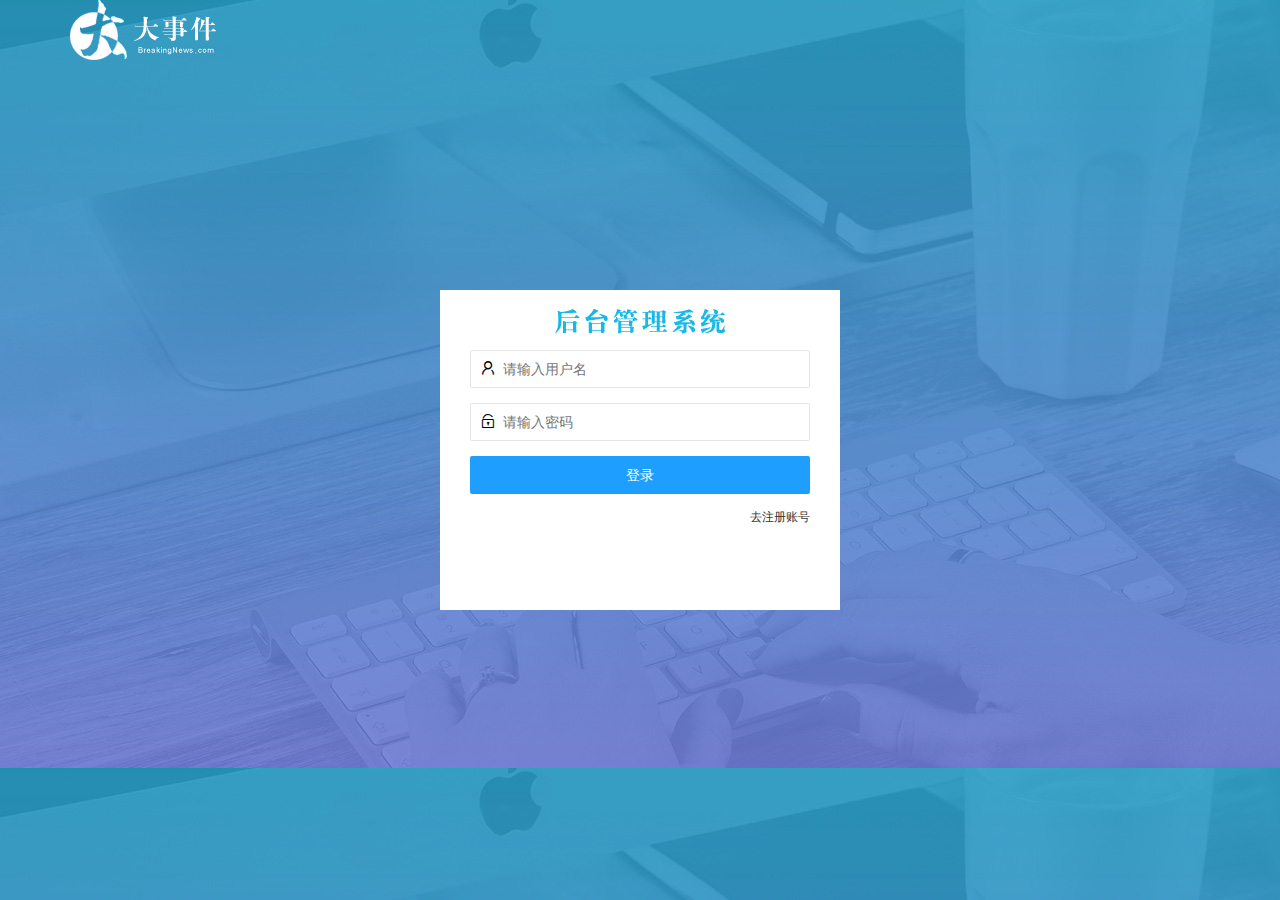
<file: login.html>
<!DOCTYPE html>
<html lang="en">
<head>
    <meta charset="UTF-8">
    <meta http-equiv="X-UA-Compatible" content="IE=edge">
    <meta name="viewport" content="width=device-width, initial-scale=1.0">
    <title>登录页面</title>
    <link rel="stylesheet" href="/assets/lib/layui/css/layui.css">
    <link rel="stylesheet" href="/assets/css/login.css">
</head>
<body>
    <div class="layui-main">
        <img src="/assets/images/logo.png" alt="">
    </div>
    <div class="title-box">
        <h4>
            <img src="/assets/images/login_title.png" alt="">
        </h4>
        <!-- 登录区域 -->
        <div class="login-box">
            <!-- 登录的表单 -->
            <form class="layui-form" id="form_login">
                <!-- 用户名 -->
                <div class="layui-form-item">
                    <i class="layui-icon layui-icon-username"></i> 
                    <input type="text" name="username" required  lay-verify="required" placeholder="请输入用户名" autocomplete="off" class="layui-input">
                </div>
                <!-- 密码 -->
                <div class="layui-form-item">
                    <i class="layui-icon layui-icon-password"></i> 
                    <input type="password" name="password" required  lay-verify="required|pwd" placeholder="请输入密码" autocomplete="off" class="layui-input">
                </div>
                <!-- 登录按钮 -->
                <div class="layui-form-item">
                <!-- 注意:表单提交按钮和普通按钮的区别,就是 lay-submit 属性 -->
                    <button class="layui-btn layui-btn-fluid  layui-btn-normal" lay-submit>登录</button>
                </div>
                <div class="layui-form-item links">
                    <a href="javascript:;" id="link_reg">去注册账号</a>
                </div>
            </form>
            
        </div>
        <!-- 注册区域 -->
        <div class="reg_box">
            <!-- 注册的表单 -->
            <form class="layui-form" id="form_reg">
                <!-- 用户名 -->
                <div class="layui-form-item">
                    <i class="layui-icon layui-icon-username"></i> 
                    <input type="text" name="username" required  lay-verify="required" placeholder="请输入用户名" autocomplete="off" class="layui-input">
                </div>
                <!-- 密码 -->
                <div class="layui-form-item">
                    <i class="layui-icon layui-icon-password"></i> 
                    <input type="password" name="password" required  lay-verify="required|pwd" placeholder="请输入密码" autocomplete="off" class="layui-input">
                </div>
                <!-- 确认密码 -->
                <div class="layui-form-item">
                    <i class="layui-icon layui-icon-password"></i> 
                    <input type="password" name="repassword" required  lay-verify="required|pwd|repwd" placeholder="再次确认密码" autocomplete="off" class="layui-input">
                </div>
                <!-- 登录按钮 -->
                <div class="layui-form-item">
                <!-- 注意:表单提交按钮和普通按钮的区别,就是 lay-submit 属性 -->
                    <button class="layui-btn layui-btn-fluid  layui-btn-normal" lay-submit>注册</button>
                </div>
                <div class="layui-form-item links">
                    <a href="javascript:;" id="link_login">去登录</a>
                </div>
            </form>
        </div>
    </div>

    <script src="/assets/lib/layui/layui.all.js"></script>
    <script src="/assets/lib/jquery.js"></script>
    <script src="/assets/js/baseAPI.js"></script>
    <script src="/assets/js/login.js"></script>
</body>
</html>
</file>
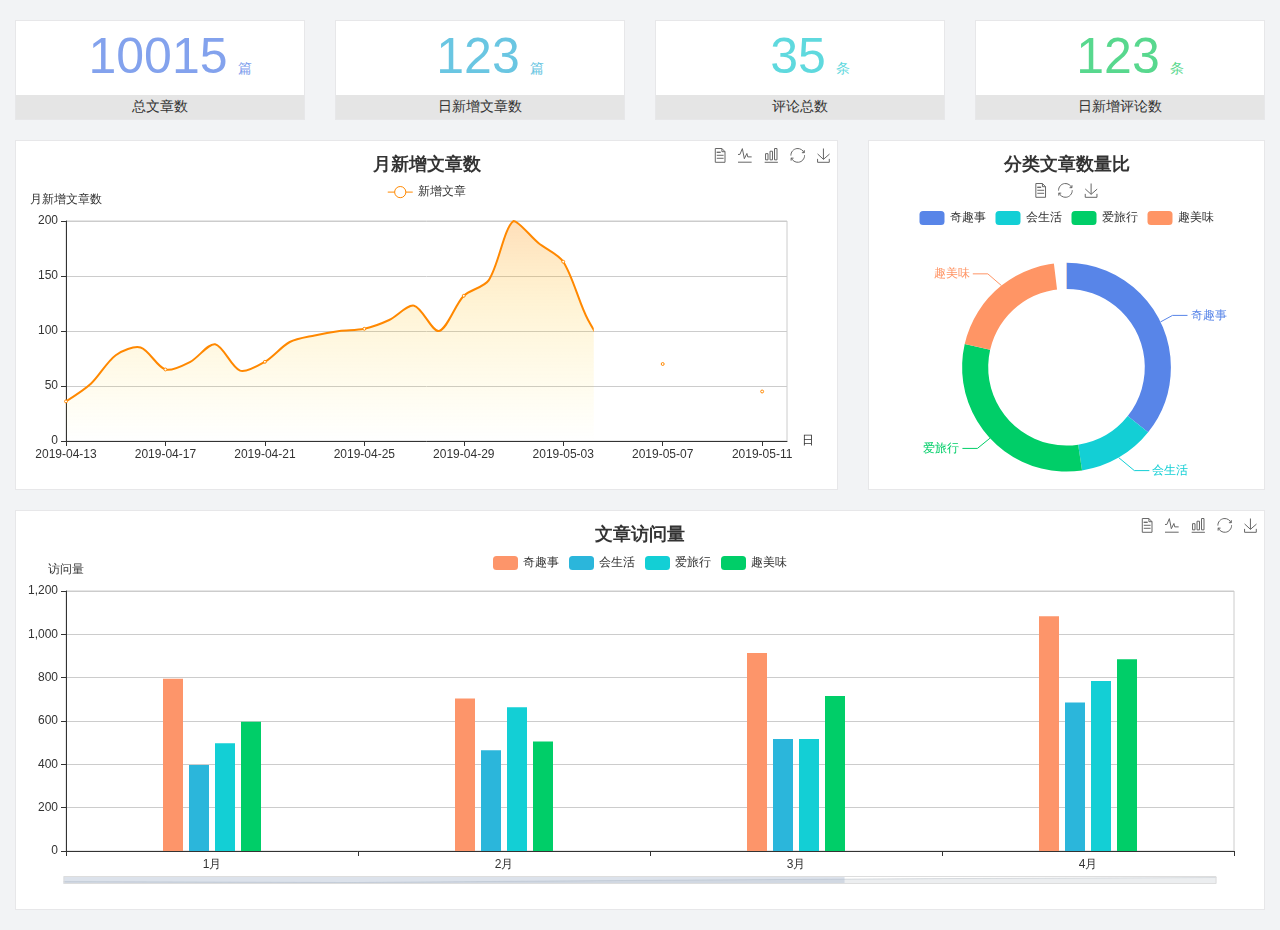
<file: home/dashboard.html>
<!DOCTYPE html>
<html lang="en">

<head>
  <meta charset="UTF-8">
  <meta name="viewport" content="width=device-width, initial-scale=1.0">
  <meta http-equiv="X-UA-Compatible" content="ie=edge">
  <title>图表统计</title>
  <link rel="stylesheet" href="../../assets/lib/bootstrap.css" />
  <link rel="stylesheet" href="../../assets/lib/main.css" />
  <script src="../../assets/lib/jquery.js"></script>
  <script type="text/javascript" src="../../assets/lib/echarts.min.js"></script>
</head>

<body>
  <div class="container-fluid">
    <div class="row spannel_list">
      <div class="col-sm-3 col-xs-6">
        <div class="spannel">
          <em>10015</em><span>篇</span>
          <b>总文章数</b>
        </div>
      </div>
      <div class="col-sm-3 col-xs-6">
        <div class="spannel scolor01">
          <em>123</em><span>篇</span>
          <b>日新增文章数</b>
        </div>
      </div>
      <div class="col-sm-3 col-xs-6">
        <div class="spannel scolor02">
          <em>35</em><span>条</span>
          <b>评论总数</b>
        </div>
      </div>
      <div class="col-sm-3 col-xs-6">
        <div class="spannel scolor03">
          <em>123</em><span>条</span>
          <b>日新增评论数</b>
        </div>
      </div>
    </div>
  </div>

  <div class="container-fluid">
    <div class="row curve-pie">
      <div class="col-lg-8 col-md-8">
        <div class="gragh_pannel" id="curve_show"></div>
      </div>
      <div class="col-lg-4 col-md-4">
        <div class="gragh_pannel" id="pie_show"></div>
      </div>
    </div>
  </div>

  <div class="container-fluid">
    <div class="column_pannel" id="column_show"></div>
  </div>

  <script>
    var oChart = echarts.init(document.getElementById('curve_show'));
    var aList_all = [
      { 'count': 36, 'date': '2019-04-13' },
      { 'count': 52, 'date': '2019-04-14' },
      { 'count': 78, 'date': '2019-04-15' },
      { 'count': 85, 'date': '2019-04-16' },
      { 'count': 65, 'date': '2019-04-17' },
      { 'count': 72, 'date': '2019-04-18' },
      { 'count': 88, 'date': '2019-04-19' },
      { 'count': 64, 'date': '2019-04-20' },
      { 'count': 72, 'date': '2019-04-21' },
      { 'count': 90, 'date': '2019-04-22' },
      { 'count': 96, 'date': '2019-04-23' },
      { 'count': 100, 'date': '2019-04-24' },
      { 'count': 102, 'date': '2019-04-25' },
      { 'count': 110, 'date': '2019-04-26' },
      { 'count': 123, 'date': '2019-04-27' },
      { 'count': 100, 'date': '2019-04-28' },
      { 'count': 132, 'date': '2019-04-29' },
      { 'count': 146, 'date': '2019-04-30' },
      { 'count': 200, 'date': '2019-05-01' },
      { 'count': 180, 'date': '2019-05-02' },
      { 'count': 163, 'date': '2019-05-03' },
      { 'count': 110, 'date': '2019-05-04' },
      { 'count': 80, 'date': '2019-05-05' },
      { 'count': 82, 'date': '2019-05-06' },
      { 'count': 70, 'date': '2019-05-07' },
      { 'count': 65, 'date': '2019-05-08' },
      { 'count': 54, 'date': '2019-05-09' },
      { 'count': 40, 'date': '2019-05-10' },
      { 'count': 45, 'date': '2019-05-11' },
      { 'count': 38, 'date': '2019-05-12' },
    ];

    let aCount = [];
    let aDate = [];

    for (var i = 0; i < aList_all.length; i++) {
      aCount.push(aList_all[i].count);
      aDate.push(aList_all[i].date);
    }

    var chartopt = {
      title: {
        text: '月新增文章数',
        left: 'center',
        top: '10'
      },
      tooltip: {
        trigger: 'axis'
      },
      legend: {
        data: ['新增文章'],
        top: '40'
      },
      toolbox: {
        show: true,
        feature: {
          mark: { show: true },
          dataView: { show: true, readOnly: false },
          magicType: { show: true, type: ['line', 'bar'] },
          restore: { show: true },
          saveAsImage: { show: true }
        }
      },
      calculable: true,
      xAxis: [
        {
          name: '日',
          type: 'category',
          boundaryGap: false,
          data: aDate
        }
      ],
      yAxis: [
        {
          name: '月新增文章数',
          type: 'value'
        }
      ],
      series: [
        {
          name: '新增文章',
          type: 'line',
          smooth: true,
          itemStyle: { normal: { areaStyle: { type: 'default' }, color: '#f80' }, lineStyle: { color: '#f80' } },
          data: aCount
        }],
      areaStyle: {
        normal: {
          color: new echarts.graphic.LinearGradient(0, 0, 0, 1, [{
            offset: 0,
            color: 'rgba(255,136,0,0.39)'
          }, {
            offset: .34,
            color: 'rgba(255,180,0,0.25)'
          }, {
            offset: 1,
            color: 'rgba(255,222,0,0.00)'
          }])

        }
      },
      grid: {
        show: true,
        x: 50,
        x2: 50,
        y: 80,
        height: 220
      }
    };

    oChart.setOption(chartopt);


    var oPie = echarts.init(document.getElementById('pie_show'));
    var oPieopt =
    {
      title: {
        top: 10,
        text: '分类文章数量比',
        x: 'center'
      },
      tooltip: {
        trigger: 'item',
        formatter: "{a} <br/>{b} : {c} ({d}%)"
      },
      color: ['#5885e8', '#13cfd5', '#00ce68', '#ff9565'],
      legend: {
        x: 'center',
        top: 65,
        data: ['奇趣事', '会生活', '爱旅行', '趣美味']
      },
      toolbox: {
        show: true,
        x: 'center',
        top: 35,
        feature: {
          mark: { show: true },
          dataView: { show: true, readOnly: false },
          magicType: {
            show: true,
            type: ['pie', 'funnel'],
            option: {
              funnel: {
                x: '25%',
                width: '50%',
                funnelAlign: 'left',
                max: 1548
              }
            }
          },
          restore: { show: true },
          saveAsImage: { show: true }
        }
      },
      calculable: true,
      series: [
        {
          name: '访问来源',
          type: 'pie',
          radius: ['45%', '60%'],
          center: ['50%', '65%'],
          data: [
            { value: 300, name: '奇趣事' },
            { value: 100, name: '会生活' },
            { value: 260, name: '爱旅行' },
            { value: 180, name: '趣美味' }
          ]
        }
      ]
    };
    oPie.setOption(oPieopt);



    var oColumn = this.echarts.init(document.getElementById('column_show'));
    var oColumnopt =
    {
      title: {
        text: '文章访问量',
        left: 'center',
        top: '10'
      },
      tooltip: {
        trigger: 'axis'
      },
      legend: {
        data: ['奇趣事', '会生活', '爱旅行', '趣美味'],
        top: '40'
      },
      toolbox: {
        show: true,
        feature: {
          mark: { show: true },
          dataView: { show: true, readOnly: false },
          magicType: { show: true, type: ['line', 'bar'] },
          restore: { show: true },
          saveAsImage: { show: true }
        }
      },
      calculable: true,
      xAxis: [
        {
          type: 'category',
          data: ['1月', '2月', '3月', '4月', '5月']
        }
      ],
      yAxis: [
        {
          name: '访问量',
          type: 'value'
        }
      ],
      series: [
        {
          name: '奇趣事',
          type: 'bar',
          barWidth: 20,
          itemStyle: {
            normal: { areaStyle: { type: 'default' }, color: '#fd956a' }
          },
          data: [800, 708, 920, 1090, 1200]
        },
        {
          name: '会生活',
          type: 'bar',
          barWidth: 20,
          itemStyle: {
            normal: { areaStyle: { type: 'default' }, color: '#2bb6db' }
          },
          data: [400, 468, 520, 690, 800]
        },
        {
          name: '爱旅行',
          type: 'bar',
          barWidth: 20,
          itemStyle: {
            normal: { areaStyle: { type: 'default' }, color: '#13cfd5' }
          },
          data: [500, 668, 520, 790, 900]
        },
        {
          name: '趣美味',
          type: 'bar',
          barWidth: 20,
          itemStyle: {
            normal: { areaStyle: { type: 'default' }, color: '#00ce68' }
          },
          data: [600, 508, 720, 890, 1000]
        }
      ],
      grid: {
        show: true,
        x: 50,
        x2: 30,
        y: 80,
        height: 260
      },
      dataZoom: [//给x轴设置滚动条
        {
          start: 0,//默认为0
          end: 100 - 1000 / 31,//默认为100
          type: 'slider',
          show: true,
          xAxisIndex: [0],
          handleSize: 0,//滑动条的 左右2个滑动条的大小
          height: 8,//组件高度
          left: 45, //左边的距离
          right: 50,//右边的距离
          bottom: 26,//右边的距离
          handleColor: '#ddd',//h滑动图标的颜色
          handleStyle: {
            borderColor: "#cacaca",
            borderWidth: "1",
            shadowBlur: 2,
            background: "#ddd",
            shadowColor: "#ddd",
          }
        }]
    };
    oColumn.setOption(oColumnopt);
  </script>
</body>

</html>
</file>
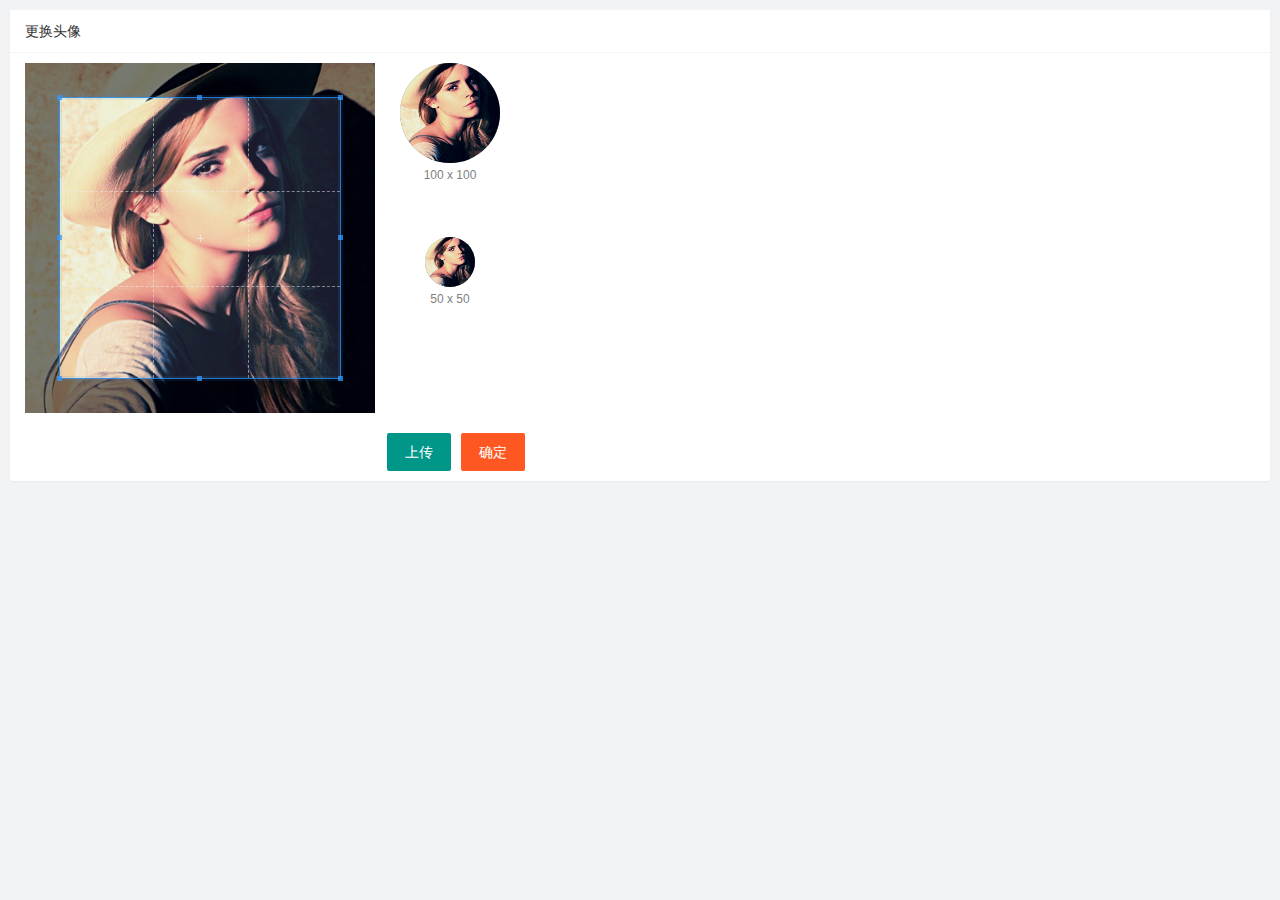
<file: user/user_avatar.html>
<!DOCTYPE html>
<html lang="en">

<head>
    <meta charset="UTF-8">
    <meta http-equiv="X-UA-Compatible" content="IE=edge">
    <meta name="viewport" content="width=device-width, initial-scale=1.0">
    <title>Document</title>
    <link rel="stylesheet" href="/assets/lib/layui/css/layui.css">
    <link rel="stylesheet" href="/assets/css/user/user_avatar.css">
    <link rel="stylesheet" href="/assets/lib/cropper/cropper.css" />
</head>

<body>
    <div class="layui-card">
        <div class="layui-card-header">更换头像</div>
        <div class="layui-card-body">
            <!-- 第一行的图片裁剪和预览区域 -->
            <div class="row1">
                <!-- 图片裁剪区域 -->
                <div class="cropper-box">
                    <!-- 这个 img 标签很重要，将来会把它初始化为裁剪区域 -->
                    <img id="image" src="/assets/images/sample.jpg" />
                </div>
                <!-- 图片的预览区域 -->
                <div class="preview-box">
                    <div>
                        <!-- 宽高为 100px 的预览区域 -->
                        <div class="img-preview w100"></div>
                        <p class="size">100 x 100</p>
                    </div>
                    <div>
                        <!-- 宽高为 50px 的预览区域 -->
                        <div class="img-preview w50"></div>
                        <p class="size">50 x 50</p>
                    </div>
                </div>
            </div>

            <!-- 第二行的按钮区域 -->
            <div class="row2">
                <input type="file" id="file" accept="image/png,image/jpeg,image/gif"/>
                <button type="button" class="layui-btn" id="btnInput">上传</button>
                <button type="button" class="layui-btn layui-btn-danger" id="btnUpload">确定</button>
            </div>
        </div>
    </div>


    <script src="/assets/lib/layui/layui.all.js"></script>
    <script src="/assets/lib/jquery.js"></script>
    <script src="/assets/lib/cropper/Cropper.js"></script>
    <script src="/assets/lib/cropper/jquery-cropper.js"></script>
    <script src="/assets/js/baseAPI.js"></script>
    <script src="/assets/js/user/user_avatar.js"></script>
</body>

</html>
</file>
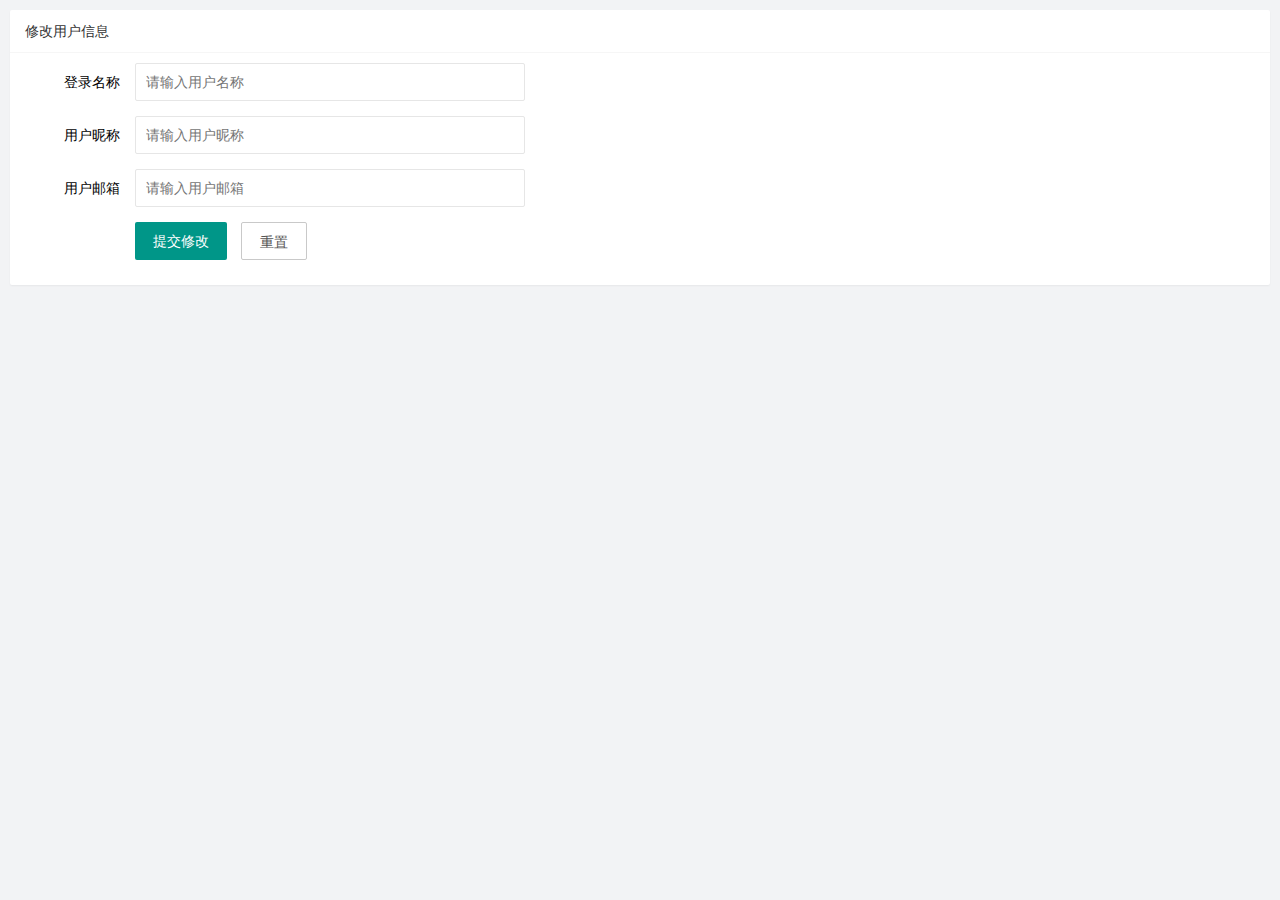
<file: user/user_info.html>
<!DOCTYPE html>
<html lang="en">

<head>
  <meta charset="UTF-8">
  <meta http-equiv="X-UA-Compatible" content="IE=edge">
  <meta name="viewport" content="width=device-width, initial-scale=1.0">
  <title>Document</title>
  <link rel="stylesheet" href="/assets/lib/layui/css/layui.css">
  <link rel="stylesheet" href="/assets/css/user/user_info.css">
</head>

<body>

  <div class="layui-card">
    <div class="layui-card-header">修改用户信息</div>
    <div class="layui-card-body">
      <form class="layui-form" lay-filter="formUserInfo">
        <!-- 这是隐藏域 -->
        <input type="hidden" name="id" value=""/>
        <div class="layui-form-item">
          <label class="layui-form-label">登录名称</label>
          <div class="layui-input-block">
            <input type="text" name="username" required  lay-verify="required" placeholder="请输入用户名称" autocomplete="off" class="layui-input" readonly>
          </div>
        </div>
        <div class="layui-form-item">
          <label class="layui-form-label">用户昵称</label>
          <div class="layui-input-block">
            <!-- maxlength 属性设置输入框输入的字符长度 -->
            <input type="text" name="nickname" required  lay-verify="required|nickname" placeholder="请输入用户昵称" autocomplete="off" class="layui-input" maxlength="6">
          </div>
        </div>
        <div class="layui-form-item">
          <label class="layui-form-label">用户邮箱</label>
          <div class="layui-input-block">
            <input type="text" name="email" required  lay-verify="required|email" placeholder="请输入用户邮箱" autocomplete="off" class="layui-input">
          </div>
        </div>
        <div class="layui-form-item">
          <div class="layui-input-block">
            <!-- lay-submit  -->
            <button class="layui-btn" lay-submit lay-filter="formDemo" >提交修改</button>
            <!-- type="reset" 可以将整个表单进行清空 路由器: reset 按钮 -->
            <button type="reset" class="layui-btn layui-btn-primary" id="btnRest">重置</button>
          </div>
        </div>
      </form>
    </div>
  </div>



  <script src="/assets/lib/layui/layui.all.js"></script>
  <script src="/assets/lib/jquery.js"></script>
  <script src="/assets/js/baseAPI.js"></script>
  <script src="/assets/js/user/user_info.js"></script>
</body>

</html>
</file>
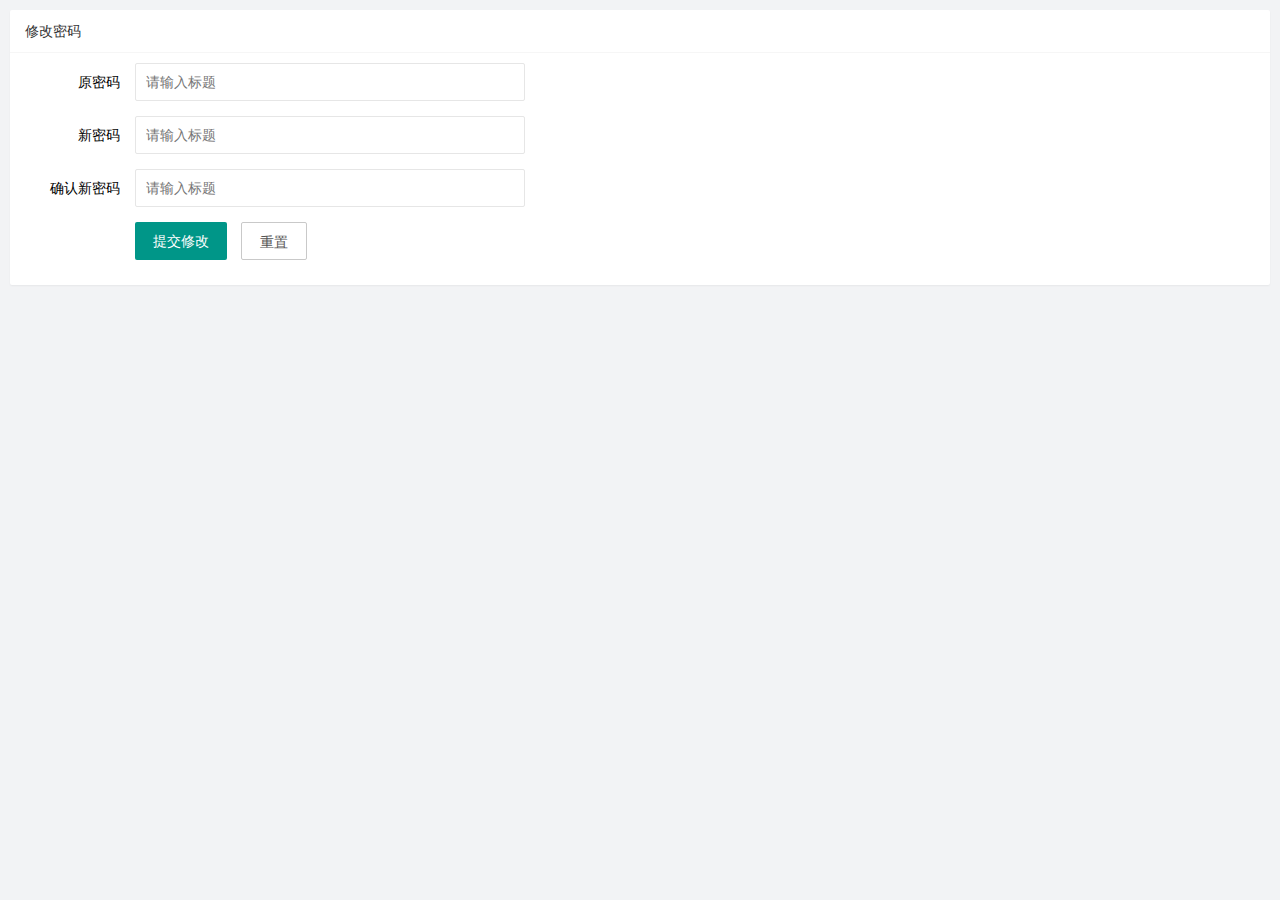
<file: user/user_pwd.html>
<!DOCTYPE html>
<html lang="en">

<head>
    <meta charset="UTF-8">
    <meta http-equiv="X-UA-Compatible" content="IE=edge">
    <meta name="viewport" content="width=device-width, initial-scale=1.0">
    <title>Document</title>
    <link rel="stylesheet" href="/assets/lib/layui/css/layui.css">
  <link rel="stylesheet" href="/assets/css/user/user_pwd.css">
</head>

<body>
    <div class="layui-card">
        <div class="layui-card-header">修改密码</div>
        <div class="layui-card-body">
            <form class="layui-form" action="">
                <div class="layui-form-item">
                    <label class="layui-form-label">原密码</label>
                    <div class="layui-input-block">
                        <input type="password" name="old_pwd" required lay-verify="required|pwd" placeholder="请输入标题"
                            autocomplete="off" class="layui-input">
                    </div>
                </div>
                <div class="layui-form-item">
                    <label class="layui-form-label">新密码</label>
                    <div class="layui-input-block">
                        <input type="password" name="new_pwd" required lay-verify="required|pwd|samePwd" placeholder="请输入标题"
                            autocomplete="off" class="layui-input">
                    </div>
                </div>
                <div class="layui-form-item">
                    <label class="layui-form-label">确认新密码</label>
                    <div class="layui-input-block">
                        <input type="password" name="re_pwd" required lay-verify="required|pwd|rePwd" placeholder="请输入标题"
                            autocomplete="off" class="layui-input">
                    </div>
                </div>
                <div class="layui-form-item">
                    <div class="layui-input-block">
                      <!-- lay-submit  -->
                      <button class="layui-btn" lay-submit lay-filter="formDemo" >提交修改</button>
                      <!-- type="reset" 可以将整个表单进行清空 路由器: reset 按钮 -->
                      <button type="reset" class="layui-btn layui-btn-primary" id="btnRest">重置</button>
                    </div>
                  </div>
            </form>
        </div>
    </div>
    <script src="/assets/lib/layui/layui.all.js"></script>
  <script src="/assets/lib/jquery.js"></script>
  <script src="/assets/js/baseAPI.js"></script>
  <script src="/assets/js/user/user_pwd.js"></script>
</body>

</html>
</file>
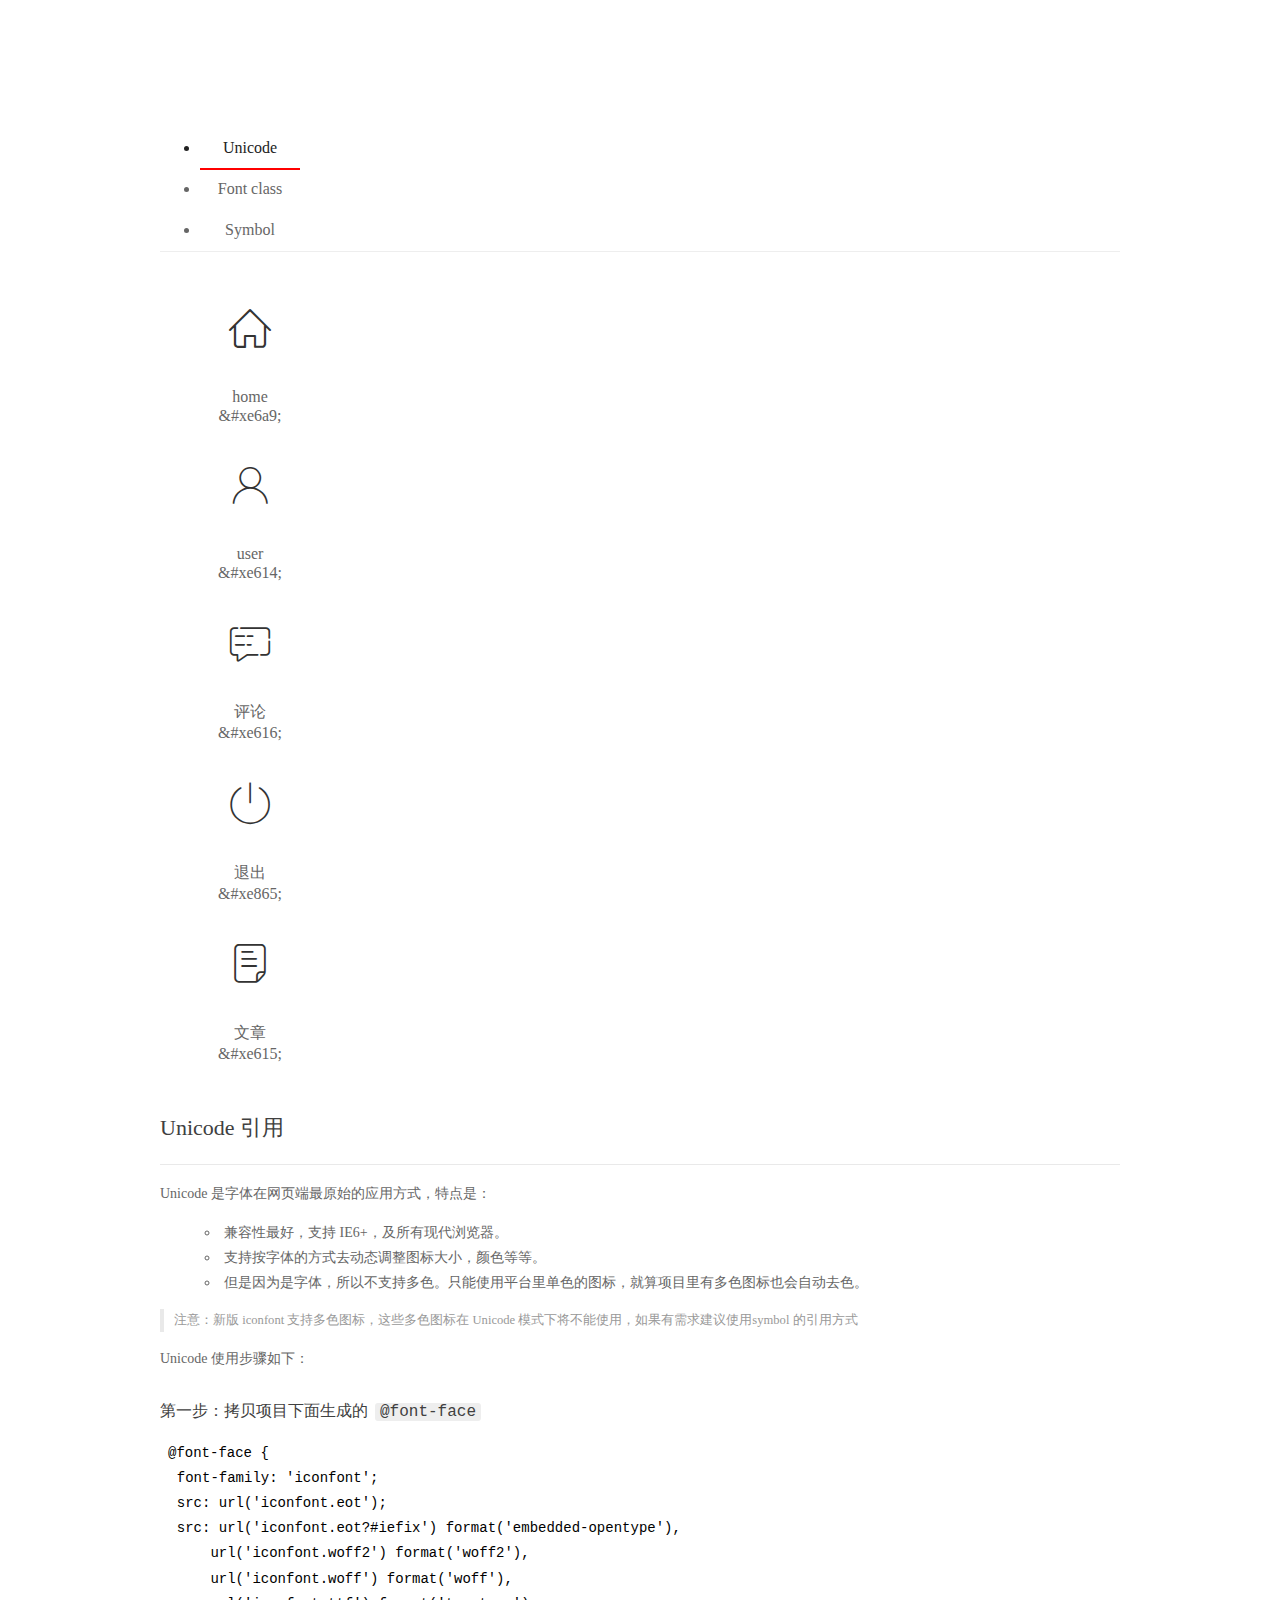
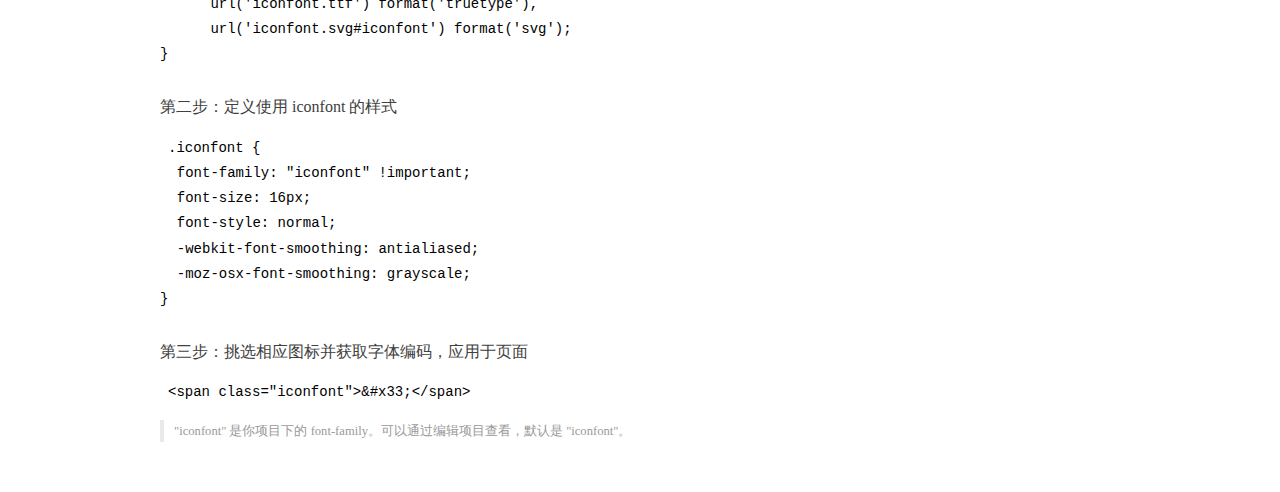
<file: assets/fonts/demo_index.html>
<!DOCTYPE html>
<html>
<head>
  <meta charset="utf-8"/>
  <title>IconFont Demo</title>
  <link rel="shortcut icon" href="https://gtms04.alicdn.com/tps/i4/TB1_oz6GVXXXXaFXpXXJDFnIXXX-64-64.ico" type="image/x-icon"/>
  <link rel="stylesheet" href="https://g.alicdn.com/thx/cube/1.3.2/cube.min.css">
  <link rel="stylesheet" href="demo.css">
  <link rel="stylesheet" href="iconfont.css">
  <script src="iconfont.js"></script>
  <!-- jQuery -->
  <script src="https://a1.alicdn.com/oss/uploads/2018/12/26/7bfddb60-08e8-11e9-9b04-53e73bb6408b.js"></script>
  <!-- 代码高亮 -->
  <script src="https://a1.alicdn.com/oss/uploads/2018/12/26/a3f714d0-08e6-11e9-8a15-ebf944d7534c.js"></script>
</head>
<body>
  <div class="main">
    <h1 class="logo"><a href="https://www.iconfont.cn/" title="iconfont 首页" target="_blank">&#xe86b;</a></h1>
    <div class="nav-tabs">
      <ul id="tabs" class="dib-box">
        <li class="dib active"><span>Unicode</span></li>
        <li class="dib"><span>Font class</span></li>
        <li class="dib"><span>Symbol</span></li>
      </ul>
      
    </div>
    <div class="tab-container">
      <div class="content unicode" style="display: block;">
          <ul class="icon_lists dib-box">
          
            <li class="dib">
              <span class="icon iconfont">&#xe6a9;</span>
                <div class="name">home</div>
                <div class="code-name">&amp;#xe6a9;</div>
              </li>
          
            <li class="dib">
              <span class="icon iconfont">&#xe614;</span>
                <div class="name">user</div>
                <div class="code-name">&amp;#xe614;</div>
              </li>
          
            <li class="dib">
              <span class="icon iconfont">&#xe616;</span>
                <div class="name">评论</div>
                <div class="code-name">&amp;#xe616;</div>
              </li>
          
            <li class="dib">
              <span class="icon iconfont">&#xe865;</span>
                <div class="name">退出</div>
                <div class="code-name">&amp;#xe865;</div>
              </li>
          
            <li class="dib">
              <span class="icon iconfont">&#xe615;</span>
                <div class="name">文章</div>
                <div class="code-name">&amp;#xe615;</div>
              </li>
          
          </ul>
          <div class="article markdown">
          <h2 id="unicode-">Unicode 引用</h2>
          <hr>

          <p>Unicode 是字体在网页端最原始的应用方式，特点是：</p>
          <ul>
            <li>兼容性最好，支持 IE6+，及所有现代浏览器。</li>
            <li>支持按字体的方式去动态调整图标大小，颜色等等。</li>
            <li>但是因为是字体，所以不支持多色。只能使用平台里单色的图标，就算项目里有多色图标也会自动去色。</li>
          </ul>
          <blockquote>
            <p>注意：新版 iconfont 支持多色图标，这些多色图标在 Unicode 模式下将不能使用，如果有需求建议使用symbol 的引用方式</p>
          </blockquote>
          <p>Unicode 使用步骤如下：</p>
          <h3 id="-font-face">第一步：拷贝项目下面生成的 <code>@font-face</code></h3>
<pre><code class="language-css"
>@font-face {
  font-family: 'iconfont';
  src: url('iconfont.eot');
  src: url('iconfont.eot?#iefix') format('embedded-opentype'),
      url('iconfont.woff2') format('woff2'),
      url('iconfont.woff') format('woff'),
      url('iconfont.ttf') format('truetype'),
      url('iconfont.svg#iconfont') format('svg');
}
</code></pre>
          <h3 id="-iconfont-">第二步：定义使用 iconfont 的样式</h3>
<pre><code class="language-css"
>.iconfont {
  font-family: "iconfont" !important;
  font-size: 16px;
  font-style: normal;
  -webkit-font-smoothing: antialiased;
  -moz-osx-font-smoothing: grayscale;
}
</code></pre>
          <h3 id="-">第三步：挑选相应图标并获取字体编码，应用于页面</h3>
<pre>
<code class="language-html"
>&lt;span class="iconfont"&gt;&amp;#x33;&lt;/span&gt;
</code></pre>
          <blockquote>
            <p>"iconfont" 是你项目下的 font-family。可以通过编辑项目查看，默认是 "iconfont"。</p>
          </blockquote>
          </div>
      </div>
      <div class="content font-class">
        <ul class="icon_lists dib-box">
          
          <li class="dib">
            <span class="icon iconfont icon-home"></span>
            <div class="name">
              home
            </div>
            <div class="code-name">.icon-home
            </div>
          </li>
          
          <li class="dib">
            <span class="icon iconfont icon-user"></span>
            <div class="name">
              user
            </div>
            <div class="code-name">.icon-user
            </div>
          </li>
          
          <li class="dib">
            <span class="icon iconfont icon-pinglun"></span>
            <div class="name">
              评论
            </div>
            <div class="code-name">.icon-pinglun
            </div>
          </li>
          
          <li class="dib">
            <span class="icon iconfont icon-tuichu"></span>
            <div class="name">
              退出
            </div>
            <div class="code-name">.icon-tuichu
            </div>
          </li>
          
          <li class="dib">
            <span class="icon iconfont icon-16"></span>
            <div class="name">
              文章
            </div>
            <div class="code-name">.icon-16
            </div>
          </li>
          
        </ul>
        <div class="article markdown">
        <h2 id="font-class-">font-class 引用</h2>
        <hr>

        <p>font-class 是 Unicode 使用方式的一种变种，主要是解决 Unicode 书写不直观，语意不明确的问题。</p>
        <p>与 Unicode 使用方式相比，具有如下特点：</p>
        <ul>
          <li>兼容性良好，支持 IE8+，及所有现代浏览器。</li>
          <li>相比于 Unicode 语意明确，书写更直观。可以很容易分辨这个 icon 是什么。</li>
          <li>因为使用 class 来定义图标，所以当要替换图标时，只需要修改 class 里面的 Unicode 引用。</li>
          <li>不过因为本质上还是使用的字体，所以多色图标还是不支持的。</li>
        </ul>
        <p>使用步骤如下：</p>
        <h3 id="-fontclass-">第一步：引入项目下面生成的 fontclass 代码：</h3>
<pre><code class="language-html">&lt;link rel="stylesheet" href="./iconfont.css"&gt;
</code></pre>
        <h3 id="-">第二步：挑选相应图标并获取类名，应用于页面：</h3>
<pre><code class="language-html">&lt;span class="iconfont icon-xxx"&gt;&lt;/span&gt;
</code></pre>
        <blockquote>
          <p>"
            iconfont" 是你项目下的 font-family。可以通过编辑项目查看，默认是 "iconfont"。</p>
        </blockquote>
      </div>
      </div>
      <div class="content symbol">
          <ul class="icon_lists dib-box">
          
            <li class="dib">
                <svg class="icon svg-icon" aria-hidden="true">
                  <use xlink:href="#icon-home"></use>
                </svg>
                <div class="name">home</div>
                <div class="code-name">#icon-home</div>
            </li>
          
            <li class="dib">
                <svg class="icon svg-icon" aria-hidden="true">
                  <use xlink:href="#icon-user"></use>
                </svg>
                <div class="name">user</div>
                <div class="code-name">#icon-user</div>
            </li>
          
            <li class="dib">
                <svg class="icon svg-icon" aria-hidden="true">
                  <use xlink:href="#icon-pinglun"></use>
                </svg>
                <div class="name">评论</div>
                <div class="code-name">#icon-pinglun</div>
            </li>
          
            <li class="dib">
                <svg class="icon svg-icon" aria-hidden="true">
                  <use xlink:href="#icon-tuichu"></use>
                </svg>
                <div class="name">退出</div>
                <div class="code-name">#icon-tuichu</div>
            </li>
          
            <li class="dib">
                <svg class="icon svg-icon" aria-hidden="true">
                  <use xlink:href="#icon-16"></use>
                </svg>
                <div class="name">文章</div>
                <div class="code-name">#icon-16</div>
            </li>
          
          </ul>
          <div class="article markdown">
          <h2 id="symbol-">Symbol 引用</h2>
          <hr>

          <p>这是一种全新的使用方式，应该说这才是未来的主流，也是平台目前推荐的用法。相关介绍可以参考这篇<a href="">文章</a>
            这种用法其实是做了一个 SVG 的集合，与另外两种相比具有如下特点：</p>
          <ul>
            <li>支持多色图标了，不再受单色限制。</li>
            <li>通过一些技巧，支持像字体那样，通过 <code>font-size</code>, <code>color</code> 来调整样式。</li>
            <li>兼容性较差，支持 IE9+，及现代浏览器。</li>
            <li>浏览器渲染 SVG 的性能一般，还不如 png。</li>
          </ul>
          <p>使用步骤如下：</p>
          <h3 id="-symbol-">第一步：引入项目下面生成的 symbol 代码：</h3>
<pre><code class="language-html">&lt;script src="./iconfont.js"&gt;&lt;/script&gt;
</code></pre>
          <h3 id="-css-">第二步：加入通用 CSS 代码（引入一次就行）：</h3>
<pre><code class="language-html">&lt;style&gt;
.icon {
  width: 1em;
  height: 1em;
  vertical-align: -0.15em;
  fill: currentColor;
  overflow: hidden;
}
&lt;/style&gt;
</code></pre>
          <h3 id="-">第三步：挑选相应图标并获取类名，应用于页面：</h3>
<pre><code class="language-html">&lt;svg class="icon" aria-hidden="true"&gt;
  &lt;use xlink:href="#icon-xxx"&gt;&lt;/use&gt;
&lt;/svg&gt;
</code></pre>
          </div>
      </div>

    </div>
  </div>
  <script>
  $(document).ready(function () {
      $('.tab-container .content:first').show()

      $('#tabs li').click(function (e) {
        var tabContent = $('.tab-container .content')
        var index = $(this).index()

        if ($(this).hasClass('active')) {
          return
        } else {
          $('#tabs li').removeClass('active')
          $(this).addClass('active')

          tabContent.hide().eq(index).fadeIn()
        }
      })
    })
  </script>
</body>
</html>
</file>
<file: assets/lib/layui/css/layui.css>
/** layui-v2.5.5 MIT License By https://www.layui.com */
 .layui-inline,img{display:inline-block;vertical-align:middle}h1,h2,h3,h4,h5,h6{font-weight:400}.layui-edge,.layui-header,.layui-inline,.layui-main{position:relative}.layui-body,.layui-edge,.layui-elip{overflow:hidden}.layui-btn,.layui-edge,.layui-inline,img{vertical-align:middle}.layui-btn,.layui-disabled,.layui-icon,.layui-unselect{-moz-user-select:none;-webkit-user-select:none;-ms-user-select:none}.layui-elip,.layui-form-checkbox span,.layui-form-pane .layui-form-label{text-overflow:ellipsis;white-space:nowrap}.layui-breadcrumb,.layui-tree-btnGroup{visibility:hidden}blockquote,body,button,dd,div,dl,dt,form,h1,h2,h3,h4,h5,h6,input,li,ol,p,pre,td,textarea,th,ul{margin:0;padding:0;-webkit-tap-highlight-color:rgba(0,0,0,0)}a:active,a:hover{outline:0}img{border:none}li{list-style:none}table{border-collapse:collapse;border-spacing:0}h4,h5,h6{font-size:100%}button,input,optgroup,option,select,textarea{font-family:inherit;font-size:inherit;font-style:inherit;font-weight:inherit;outline:0}pre{white-space:pre-wrap;white-space:-moz-pre-wrap;white-space:-pre-wrap;white-space:-o-pre-wrap;word-wrap:break-word}body{line-height:24px;font:14px Helvetica Neue,Helvetica,PingFang SC,Tahoma,Arial,sans-serif}hr{height:1px;margin:10px 0;border:0;clear:both}a{color:#333;text-decoration:none}a:hover{color:#777}a cite{font-style:normal;*cursor:pointer}.layui-border-box,.layui-border-box *{box-sizing:border-box}.layui-box,.layui-box *{box-sizing:content-box}.layui-clear{clear:both;*zoom:1}.layui-clear:after{content:'\20';clear:both;*zoom:1;display:block;height:0}.layui-inline{*display:inline;*zoom:1}.layui-edge{display:inline-block;width:0;height:0;border-width:6px;border-style:dashed;border-color:transparent}.layui-edge-top{top:-4px;border-bottom-color:#999;border-bottom-style:solid}.layui-edge-right{border-left-color:#999;border-left-style:solid}.layui-edge-bottom{top:2px;border-top-color:#999;border-top-style:solid}.layui-edge-left{border-right-color:#999;border-right-style:solid}.layui-disabled,.layui-disabled:hover{color:#d2d2d2!important;cursor:not-allowed!important}.layui-circle{border-radius:100%}.layui-show{display:block!important}.layui-hide{display:none!important}@font-face{font-family:layui-icon;src:url(../font/iconfont.eot?v=250);src:url(../font/iconfont.eot?v=250#iefix) format('embedded-opentype'),url(../font/iconfont.woff2?v=250) format('woff2'),url(../font/iconfont.woff?v=250) format('woff'),url(../font/iconfont.ttf?v=250) format('truetype'),url(../font/iconfont.svg?v=250#layui-icon) format('svg')}.layui-icon{font-family:layui-icon!important;font-size:16px;font-style:normal;-webkit-font-smoothing:antialiased;-moz-osx-font-smoothing:grayscale}.layui-icon-reply-fill:before{content:"\e611"}.layui-icon-set-fill:before{content:"\e614"}.layui-icon-menu-fill:before{content:"\e60f"}.layui-icon-search:before{content:"\e615"}.layui-icon-share:before{content:"\e641"}.layui-icon-set-sm:before{content:"\e620"}.layui-icon-engine:before{content:"\e628"}.layui-icon-close:before{content:"\1006"}.layui-icon-close-fill:before{content:"\1007"}.layui-icon-chart-screen:before{content:"\e629"}.layui-icon-star:before{content:"\e600"}.layui-icon-circle-dot:before{content:"\e617"}.layui-icon-chat:before{content:"\e606"}.layui-icon-release:before{content:"\e609"}.layui-icon-list:before{content:"\e60a"}.layui-icon-chart:before{content:"\e62c"}.layui-icon-ok-circle:before{content:"\1005"}.layui-icon-layim-theme:before{content:"\e61b"}.layui-icon-table:before{content:"\e62d"}.layui-icon-right:before{content:"\e602"}.layui-icon-left:before{content:"\e603"}.layui-icon-cart-simple:before{content:"\e698"}.layui-icon-face-cry:before{content:"\e69c"}.layui-icon-face-smile:before{content:"\e6af"}.layui-icon-survey:before{content:"\e6b2"}.layui-icon-tree:before{content:"\e62e"}.layui-icon-upload-circle:before{content:"\e62f"}.layui-icon-add-circle:before{content:"\e61f"}.layui-icon-download-circle:before{content:"\e601"}.layui-icon-templeate-1:before{content:"\e630"}.layui-icon-util:before{content:"\e631"}.layui-icon-face-surprised:before{content:"\e664"}.layui-icon-edit:before{content:"\e642"}.layui-icon-speaker:before{content:"\e645"}.layui-icon-down:before{content:"\e61a"}.layui-icon-file:before{content:"\e621"}.layui-icon-layouts:before{content:"\e632"}.layui-icon-rate-half:before{content:"\e6c9"}.layui-icon-add-circle-fine:before{content:"\e608"}.layui-icon-prev-circle:before{content:"\e633"}.layui-icon-read:before{content:"\e705"}.layui-icon-404:before{content:"\e61c"}.layui-icon-carousel:before{content:"\e634"}.layui-icon-help:before{content:"\e607"}.layui-icon-code-circle:before{content:"\e635"}.layui-icon-water:before{content:"\e636"}.layui-icon-username:before{content:"\e66f"}.layui-icon-find-fill:before{content:"\e670"}.layui-icon-about:before{content:"\e60b"}.layui-icon-location:before{content:"\e715"}.layui-icon-up:before{content:"\e619"}.layui-icon-pause:before{content:"\e651"}.layui-icon-date:before{content:"\e637"}.layui-icon-layim-uploadfile:before{content:"\e61d"}.layui-icon-delete:before{content:"\e640"}.layui-icon-play:before{content:"\e652"}.layui-icon-top:before{content:"\e604"}.layui-icon-friends:before{content:"\e612"}.layui-icon-refresh-3:before{content:"\e9aa"}.layui-icon-ok:before{content:"\e605"}.layui-icon-layer:before{content:"\e638"}.layui-icon-face-smile-fine:before{content:"\e60c"}.layui-icon-dollar:before{content:"\e659"}.layui-icon-group:before{content:"\e613"}.layui-icon-layim-download:before{content:"\e61e"}.layui-icon-picture-fine:before{content:"\e60d"}.layui-icon-link:before{content:"\e64c"}.layui-icon-diamond:before{content:"\e735"}.layui-icon-log:before{content:"\e60e"}.layui-icon-rate-solid:before{content:"\e67a"}.layui-icon-fonts-del:before{content:"\e64f"}.layui-icon-unlink:before{content:"\e64d"}.layui-icon-fonts-clear:before{content:"\e639"}.layui-icon-triangle-r:before{content:"\e623"}.layui-icon-circle:before{content:"\e63f"}.layui-icon-radio:before{content:"\e643"}.layui-icon-align-center:before{content:"\e647"}.layui-icon-align-right:before{content:"\e648"}.layui-icon-align-left:before{content:"\e649"}.layui-icon-loading-1:before{content:"\e63e"}.layui-icon-return:before{content:"\e65c"}.layui-icon-fonts-strong:before{content:"\e62b"}.layui-icon-upload:before{content:"\e67c"}.layui-icon-dialogue:before{content:"\e63a"}.layui-icon-video:before{content:"\e6ed"}.layui-icon-headset:before{content:"\e6fc"}.layui-icon-cellphone-fine:before{content:"\e63b"}.layui-icon-add-1:before{content:"\e654"}.layui-icon-face-smile-b:before{content:"\e650"}.layui-icon-fonts-html:before{content:"\e64b"}.layui-icon-form:before{content:"\e63c"}.layui-icon-cart:before{content:"\e657"}.layui-icon-camera-fill:before{content:"\e65d"}.layui-icon-tabs:before{content:"\e62a"}.layui-icon-fonts-code:before{content:"\e64e"}.layui-icon-fire:before{content:"\e756"}.layui-icon-set:before{content:"\e716"}.layui-icon-fonts-u:before{content:"\e646"}.layui-icon-triangle-d:before{content:"\e625"}.layui-icon-tips:before{content:"\e702"}.layui-icon-picture:before{content:"\e64a"}.layui-icon-more-vertical:before{content:"\e671"}.layui-icon-flag:before{content:"\e66c"}.layui-icon-loading:before{content:"\e63d"}.layui-icon-fonts-i:before{content:"\e644"}.layui-icon-refresh-1:before{content:"\e666"}.layui-icon-rmb:before{content:"\e65e"}.layui-icon-home:before{content:"\e68e"}.layui-icon-user:before{content:"\e770"}.layui-icon-notice:before{content:"\e667"}.layui-icon-login-weibo:before{content:"\e675"}.layui-icon-voice:before{content:"\e688"}.layui-icon-upload-drag:before{content:"\e681"}.layui-icon-login-qq:before{content:"\e676"}.layui-icon-snowflake:before{content:"\e6b1"}.layui-icon-file-b:before{content:"\e655"}.layui-icon-template:before{content:"\e663"}.layui-icon-auz:before{content:"\e672"}.layui-icon-console:before{content:"\e665"}.layui-icon-app:before{content:"\e653"}.layui-icon-prev:before{content:"\e65a"}.layui-icon-website:before{content:"\e7ae"}.layui-icon-next:before{content:"\e65b"}.layui-icon-component:before{content:"\e857"}.layui-icon-more:before{content:"\e65f"}.layui-icon-login-wechat:before{content:"\e677"}.layui-icon-shrink-right:before{content:"\e668"}.layui-icon-spread-left:before{content:"\e66b"}.layui-icon-camera:before{content:"\e660"}.layui-icon-note:before{content:"\e66e"}.layui-icon-refresh:before{content:"\e669"}.layui-icon-female:before{content:"\e661"}.layui-icon-male:before{content:"\e662"}.layui-icon-password:before{content:"\e673"}.layui-icon-senior:before{content:"\e674"}.layui-icon-theme:before{content:"\e66a"}.layui-icon-tread:before{content:"\e6c5"}.layui-icon-praise:before{content:"\e6c6"}.layui-icon-star-fill:before{content:"\e658"}.layui-icon-rate:before{content:"\e67b"}.layui-icon-template-1:before{content:"\e656"}.layui-icon-vercode:before{content:"\e679"}.layui-icon-cellphone:before{content:"\e678"}.layui-icon-screen-full:before{content:"\e622"}.layui-icon-screen-restore:before{content:"\e758"}.layui-icon-cols:before{content:"\e610"}.layui-icon-export:before{content:"\e67d"}.layui-icon-print:before{content:"\e66d"}.layui-icon-slider:before{content:"\e714"}.layui-icon-addition:before{content:"\e624"}.layui-icon-subtraction:before{content:"\e67e"}.layui-icon-service:before{content:"\e626"}.layui-icon-transfer:before{content:"\e691"}.layui-main{width:1140px;margin:0 auto}.layui-header{z-index:1000;height:60px}.layui-header a:hover{transition:all .5s;-webkit-transition:all .5s}.layui-side{position:fixed;left:0;top:0;bottom:0;z-index:999;width:200px;overflow-x:hidden}.layui-side-scroll{position:relative;width:220px;height:100%;overflow-x:hidden}.layui-body{position:absolute;left:200px;right:0;top:0;bottom:0;z-index:998;width:auto;overflow-y:auto;box-sizing:border-box}.layui-layout-body{overflow:hidden}.layui-layout-admin .layui-header{background-color:#23262E}.layui-layout-admin .layui-side{top:60px;width:200px;overflow-x:hidden}.layui-layout-admin .layui-body{position:fixed;top:60px;bottom:44px}.layui-layout-admin .layui-main{width:auto;margin:0 15px}.layui-layout-admin .layui-footer{position:fixed;left:200px;right:0;bottom:0;height:44px;line-height:44px;padding:0 15px;background-color:#eee}.layui-layout-admin .layui-logo{position:absolute;left:0;top:0;width:200px;height:100%;line-height:60px;text-align:center;color:#009688;font-size:16px}.layui-layout-admin .layui-header .layui-nav{background:0 0}.layui-layout-left{position:absolute!important;left:200px;top:0}.layui-layout-right{position:absolute!important;right:0;top:0}.layui-container{position:relative;margin:0 auto;padding:0 15px;box-sizing:border-box}.layui-fluid{position:relative;margin:0 auto;padding:0 15px}.layui-row:after,.layui-row:before{content:'';display:block;clear:both}.layui-col-lg1,.layui-col-lg10,.layui-col-lg11,.layui-col-lg12,.layui-col-lg2,.layui-col-lg3,.layui-col-lg4,.layui-col-lg5,.layui-col-lg6,.layui-col-lg7,.layui-col-lg8,.layui-col-lg9,.layui-col-md1,.layui-col-md10,.layui-col-md11,.layui-col-md12,.layui-col-md2,.layui-col-md3,.layui-col-md4,.layui-col-md5,.layui-col-md6,.layui-col-md7,.layui-col-md8,.layui-col-md9,.layui-col-sm1,.layui-col-sm10,.layui-col-sm11,.layui-col-sm12,.layui-col-sm2,.layui-col-sm3,.layui-col-sm4,.layui-col-sm5,.layui-col-sm6,.layui-col-sm7,.layui-col-sm8,.layui-col-sm9,.layui-col-xs1,.layui-col-xs10,.layui-col-xs11,.layui-col-xs12,.layui-col-xs2,.layui-col-xs3,.layui-col-xs4,.layui-col-xs5,.layui-col-xs6,.layui-col-xs7,.layui-col-xs8,.layui-col-xs9{position:relative;display:block;box-sizing:border-box}.layui-col-xs1,.layui-col-xs10,.layui-col-xs11,.layui-col-xs12,.layui-col-xs2,.layui-col-xs3,.layui-col-xs4,.layui-col-xs5,.layui-col-xs6,.layui-col-xs7,.layui-col-xs8,.layui-col-xs9{float:left}.layui-col-xs1{width:8.33333333%}.layui-col-xs2{width:16.66666667%}.layui-col-xs3{width:25%}.layui-col-xs4{width:33.33333333%}.layui-col-xs5{width:41.66666667%}.layui-col-xs6{width:50%}.layui-col-xs7{width:58.33333333%}.layui-col-xs8{width:66.66666667%}.layui-col-xs9{width:75%}.layui-col-xs10{width:83.33333333%}.layui-col-xs11{width:91.66666667%}.layui-col-xs12{width:100%}.layui-col-xs-offset1{margin-left:8.33333333%}.layui-col-xs-offset2{margin-left:16.66666667%}.layui-col-xs-offset3{margin-left:25%}.layui-col-xs-offset4{margin-left:33.33333333%}.layui-col-xs-offset5{margin-left:41.66666667%}.layui-col-xs-offset6{margin-left:50%}.layui-col-xs-offset7{margin-left:58.33333333%}.layui-col-xs-offset8{margin-left:66.66666667%}.layui-col-xs-offset9{margin-left:75%}.layui-col-xs-offset10{margin-left:83.33333333%}.layui-col-xs-offset11{margin-left:91.66666667%}.layui-col-xs-offset12{margin-left:100%}@media screen and (max-width:768px){.layui-hide-xs{display:none!important}.layui-show-xs-block{display:block!important}.layui-show-xs-inline{display:inline!important}.layui-show-xs-inline-block{display:inline-block!important}}@media screen and (min-width:768px){.layui-container{width:750px}.layui-hide-sm{display:none!important}.layui-show-sm-block{display:block!important}.layui-show-sm-inline{display:inline!important}.layui-show-sm-inline-block{display:inline-block!important}.layui-col-sm1,.layui-col-sm10,.layui-col-sm11,.layui-col-sm12,.layui-col-sm2,.layui-col-sm3,.layui-col-sm4,.layui-col-sm5,.layui-col-sm6,.layui-col-sm7,.layui-col-sm8,.layui-col-sm9{float:left}.layui-col-sm1{width:8.33333333%}.layui-col-sm2{width:16.66666667%}.layui-col-sm3{width:25%}.layui-col-sm4{width:33.33333333%}.layui-col-sm5{width:41.66666667%}.layui-col-sm6{width:50%}.layui-col-sm7{width:58.33333333%}.layui-col-sm8{width:66.66666667%}.layui-col-sm9{width:75%}.layui-col-sm10{width:83.33333333%}.layui-col-sm11{width:91.66666667%}.layui-col-sm12{width:100%}.layui-col-sm-offset1{margin-left:8.33333333%}.layui-col-sm-offset2{margin-left:16.66666667%}.layui-col-sm-offset3{margin-left:25%}.layui-col-sm-offset4{margin-left:33.33333333%}.layui-col-sm-offset5{margin-left:41.66666667%}.layui-col-sm-offset6{margin-left:50%}.layui-col-sm-offset7{margin-left:58.33333333%}.layui-col-sm-offset8{margin-left:66.66666667%}.layui-col-sm-offset9{margin-left:75%}.layui-col-sm-offset10{margin-left:83.33333333%}.layui-col-sm-offset11{margin-left:91.66666667%}.layui-col-sm-offset12{margin-left:100%}}@media screen and (min-width:992px){.layui-container{width:970px}.layui-hide-md{display:none!important}.layui-show-md-block{display:block!important}.layui-show-md-inline{display:inline!important}.layui-show-md-inline-block{display:inline-block!important}.layui-col-md1,.layui-col-md10,.layui-col-md11,.layui-col-md12,.layui-col-md2,.layui-col-md3,.layui-col-md4,.layui-col-md5,.layui-col-md6,.layui-col-md7,.layui-col-md8,.layui-col-md9{float:left}.layui-col-md1{width:8.33333333%}.layui-col-md2{width:16.66666667%}.layui-col-md3{width:25%}.layui-col-md4{width:33.33333333%}.layui-col-md5{width:41.66666667%}.layui-col-md6{width:50%}.layui-col-md7{width:58.33333333%}.layui-col-md8{width:66.66666667%}.layui-col-md9{width:75%}.layui-col-md10{width:83.33333333%}.layui-col-md11{width:91.66666667%}.layui-col-md12{width:100%}.layui-col-md-offset1{margin-left:8.33333333%}.layui-col-md-offset2{margin-left:16.66666667%}.layui-col-md-offset3{margin-left:25%}.layui-col-md-offset4{margin-left:33.33333333%}.layui-col-md-offset5{margin-left:41.66666667%}.layui-col-md-offset6{margin-left:50%}.layui-col-md-offset7{margin-left:58.33333333%}.layui-col-md-offset8{margin-left:66.66666667%}.layui-col-md-offset9{margin-left:75%}.layui-col-md-offset10{margin-left:83.33333333%}.layui-col-md-offset11{margin-left:91.66666667%}.layui-col-md-offset12{margin-left:100%}}@media screen and (min-width:1200px){.layui-container{width:1170px}.layui-hide-lg{display:none!important}.layui-show-lg-block{display:block!important}.layui-show-lg-inline{display:inline!important}.layui-show-lg-inline-block{display:inline-block!important}.layui-col-lg1,.layui-col-lg10,.layui-col-lg11,.layui-col-lg12,.layui-col-lg2,.layui-col-lg3,.layui-col-lg4,.layui-col-lg5,.layui-col-lg6,.layui-col-lg7,.layui-col-lg8,.layui-col-lg9{float:left}.layui-col-lg1{width:8.33333333%}.layui-col-lg2{width:16.66666667%}.layui-col-lg3{width:25%}.layui-col-lg4{width:33.33333333%}.layui-col-lg5{width:41.66666667%}.layui-col-lg6{width:50%}.layui-col-lg7{width:58.33333333%}.layui-col-lg8{width:66.66666667%}.layui-col-lg9{width:75%}.layui-col-lg10{width:83.33333333%}.layui-col-lg11{width:91.66666667%}.layui-col-lg12{width:100%}.layui-col-lg-offset1{margin-left:8.33333333%}.layui-col-lg-offset2{margin-left:16.66666667%}.layui-col-lg-offset3{margin-left:25%}.layui-col-lg-offset4{margin-left:33.33333333%}.layui-col-lg-offset5{margin-left:41.66666667%}.layui-col-lg-offset6{margin-left:50%}.layui-col-lg-offset7{margin-left:58.33333333%}.layui-col-lg-offset8{margin-left:66.66666667%}.layui-col-lg-offset9{margin-left:75%}.layui-col-lg-offset10{margin-left:83.33333333%}.layui-col-lg-offset11{margin-left:91.66666667%}.layui-col-lg-offset12{margin-left:100%}}.layui-col-space1{margin:-.5px}.layui-col-space1>*{padding:.5px}.layui-col-space3{margin:-1.5px}.layui-col-space3>*{padding:1.5px}.layui-col-space5{margin:-2.5px}.layui-col-space5>*{padding:2.5px}.layui-col-space8{margin:-3.5px}.layui-col-space8>*{padding:3.5px}.layui-col-space10{margin:-5px}.layui-col-space10>*{padding:5px}.layui-col-space12{margin:-6px}.layui-col-space12>*{padding:6px}.layui-col-space15{margin:-7.5px}.layui-col-space15>*{padding:7.5px}.layui-col-space18{margin:-9px}.layui-col-space18>*{padding:9px}.layui-col-space20{margin:-10px}.layui-col-space20>*{padding:10px}.layui-col-space22{margin:-11px}.layui-col-space22>*{padding:11px}.layui-col-space25{margin:-12.5px}.layui-col-space25>*{padding:12.5px}.layui-col-space30{margin:-15px}.layui-col-space30>*{padding:15px}.layui-btn,.layui-input,.layui-select,.layui-textarea,.layui-upload-button{outline:0;-webkit-appearance:none;transition:all .3s;-webkit-transition:all .3s;box-sizing:border-box}.layui-elem-quote{margin-bottom:10px;padding:15px;line-height:22px;border-left:5px solid #009688;border-radius:0 2px 2px 0;background-color:#f2f2f2}.layui-quote-nm{border-style:solid;border-width:1px 1px 1px 5px;background:0 0}.layui-elem-field{margin-bottom:10px;padding:0;border-width:1px;border-style:solid}.layui-elem-field legend{margin-left:20px;padding:0 10px;font-size:20px;font-weight:300}.layui-field-title{margin:10px 0 20px;border-width:1px 0 0}.layui-field-box{padding:10px 15px}.layui-field-title .layui-field-box{padding:10px 0}.layui-progress{position:relative;height:6px;border-radius:20px;background-color:#e2e2e2}.layui-progress-bar{position:absolute;left:0;top:0;width:0;max-width:100%;height:6px;border-radius:20px;text-align:right;background-color:#5FB878;transition:all .3s;-webkit-transition:all .3s}.layui-progress-big,.layui-progress-big .layui-progress-bar{height:18px;line-height:18px}.layui-progress-text{position:relative;top:-20px;line-height:18px;font-size:12px;color:#666}.layui-progress-big .layui-progress-text{position:static;padding:0 10px;color:#fff}.layui-collapse{border-width:1px;border-style:solid;border-radius:2px}.layui-colla-content,.layui-colla-item{border-top-width:1px;border-top-style:solid}.layui-colla-item:first-child{border-top:none}.layui-colla-title{position:relative;height:42px;line-height:42px;padding:0 15px 0 35px;color:#333;background-color:#f2f2f2;cursor:pointer;font-size:14px;overflow:hidden}.layui-colla-content{display:none;padding:10px 15px;line-height:22px;color:#666}.layui-colla-icon{position:absolute;left:15px;top:0;font-size:14px}.layui-card{margin-bottom:15px;border-radius:2px;background-color:#fff;box-shadow:0 1px 2px 0 rgba(0,0,0,.05)}.layui-card:last-child{margin-bottom:0}.layui-card-header{position:relative;height:42px;line-height:42px;padding:0 15px;border-bottom:1px solid #f6f6f6;color:#333;border-radius:2px 2px 0 0;font-size:14px}.layui-bg-black,.layui-bg-blue,.layui-bg-cyan,.layui-bg-green,.layui-bg-orange,.layui-bg-red{color:#fff!important}.layui-card-body{position:relative;padding:10px 15px;line-height:24px}.layui-card-body[pad15]{padding:15px}.layui-card-body[pad20]{padding:20px}.layui-card-body .layui-table{margin:5px 0}.layui-card .layui-tab{margin:0}.layui-panel-window{position:relative;padding:15px;border-radius:0;border-top:5px solid #E6E6E6;background-color:#fff}.layui-auxiliar-moving{position:fixed;left:0;right:0;top:0;bottom:0;width:100%;height:100%;background:0 0;z-index:9999999999}.layui-form-label,.layui-form-mid,.layui-form-select,.layui-input-block,.layui-input-inline,.layui-textarea{position:relative}.layui-bg-red{background-color:#FF5722!important}.layui-bg-orange{background-color:#FFB800!important}.layui-bg-green{background-color:#009688!important}.layui-bg-cyan{background-color:#2F4056!important}.layui-bg-blue{background-color:#1E9FFF!important}.layui-bg-black{background-color:#393D49!important}.layui-bg-gray{background-color:#eee!important;color:#666!important}.layui-badge-rim,.layui-colla-content,.layui-colla-item,.layui-collapse,.layui-elem-field,.layui-form-pane .layui-form-item[pane],.layui-form-pane .layui-form-label,.layui-input,.layui-layedit,.layui-layedit-tool,.layui-quote-nm,.layui-select,.layui-tab-bar,.layui-tab-card,.layui-tab-title,.layui-tab-title .layui-this:after,.layui-textarea{border-color:#e6e6e6}.layui-timeline-item:before,hr{background-color:#e6e6e6}.layui-text{line-height:22px;font-size:14px;color:#666}.layui-text h1,.layui-text h2,.layui-text h3{font-weight:500;color:#333}.layui-text h1{font-size:30px}.layui-text h2{font-size:24px}.layui-text h3{font-size:18px}.layui-text a:not(.layui-btn){color:#01AAED}.layui-text a:not(.layui-btn):hover{text-decoration:underline}.layui-text ul{padding:5px 0 5px 15px}.layui-text ul li{margin-top:5px;list-style-type:disc}.layui-text em,.layui-word-aux{color:#999!important;padding:0 5px!important}.layui-btn{display:inline-block;height:38px;line-height:38px;padding:0 18px;background-color:#009688;color:#fff;white-space:nowrap;text-align:center;font-size:14px;border:none;border-radius:2px;cursor:pointer}.layui-btn:hover{opacity:.8;filter:alpha(opacity=80);color:#fff}.layui-btn:active{opacity:1;filter:alpha(opacity=100)}.layui-btn+.layui-btn{margin-left:10px}.layui-btn-container{font-size:0}.layui-btn-container .layui-btn{margin-right:10px;margin-bottom:10px}.layui-btn-container .layui-btn+.layui-btn{margin-left:0}.layui-table .layui-btn-container .layui-btn{margin-bottom:9px}.layui-btn-radius{border-radius:100px}.layui-btn .layui-icon{margin-right:3px;font-size:18px;vertical-align:bottom;vertical-align:middle\9}.layui-btn-primary{border:1px solid #C9C9C9;background-color:#fff;color:#555}.layui-btn-primary:hover{border-color:#009688;color:#333}.layui-btn-normal{background-color:#1E9FFF}.layui-btn-warm{background-color:#FFB800}.layui-btn-danger{background-color:#FF5722}.layui-btn-checked{background-color:#5FB878}.layui-btn-disabled,.layui-btn-disabled:active,.layui-btn-disabled:hover{border:1px solid #e6e6e6;background-color:#FBFBFB;color:#C9C9C9;cursor:not-allowed;opacity:1}.layui-btn-lg{height:44px;line-height:44px;padding:0 25px;font-size:16px}.layui-btn-sm{height:30px;line-height:30px;padding:0 10px;font-size:12px}.layui-btn-sm i{font-size:16px!important}.layui-btn-xs{height:22px;line-height:22px;padding:0 5px;font-size:12px}.layui-btn-xs i{font-size:14px!important}.layui-btn-group{display:inline-block;vertical-align:middle;font-size:0}.layui-btn-group .layui-btn{margin-left:0!important;margin-right:0!important;border-left:1px solid rgba(255,255,255,.5);border-radius:0}.layui-btn-group .layui-btn-primary{border-left:none}.layui-btn-group .layui-btn-primary:hover{border-color:#C9C9C9;color:#009688}.layui-btn-group .layui-btn:first-child{border-left:none;border-radius:2px 0 0 2px}.layui-btn-group .layui-btn-primary:first-child{border-left:1px solid #c9c9c9}.layui-btn-group .layui-btn:last-child{border-radius:0 2px 2px 0}.layui-btn-group .layui-btn+.layui-btn{margin-left:0}.layui-btn-group+.layui-btn-group{margin-left:10px}.layui-btn-fluid{width:100%}.layui-input,.layui-select,.layui-textarea{height:38px;line-height:1.3;line-height:38px\9;border-width:1px;border-style:solid;background-color:#fff;border-radius:2px}.layui-input::-webkit-input-placeholder,.layui-select::-webkit-input-placeholder,.layui-textarea::-webkit-input-placeholder{line-height:1.3}.layui-input,.layui-textarea{display:block;width:100%;padding-left:10px}.layui-input:hover,.layui-textarea:hover{border-color:#D2D2D2!important}.layui-input:focus,.layui-textarea:focus{border-color:#C9C9C9!important}.layui-textarea{min-height:100px;height:auto;line-height:20px;padding:6px 10px;resize:vertical}.layui-select{padding:0 10px}.layui-form input[type=checkbox],.layui-form input[type=radio],.layui-form select{display:none}.layui-form [lay-ignore]{display:initial}.layui-form-item{margin-bottom:15px;clear:both;*zoom:1}.layui-form-item:after{content:'\20';clear:both;*zoom:1;display:block;height:0}.layui-form-label{float:left;display:block;padding:9px 15px;width:80px;font-weight:400;line-height:20px;text-align:right}.layui-form-label-col{display:block;float:none;padding:9px 0;line-height:20px;text-align:left}.layui-form-item .layui-inline{margin-bottom:5px;margin-right:10px}.layui-input-block{margin-left:110px;min-height:36px}.layui-input-inline{display:inline-block;vertical-align:middle}.layui-form-item .layui-input-inline{float:left;width:190px;margin-right:10px}.layui-form-text .layui-input-inline{width:auto}.layui-form-mid{float:left;display:block;padding:9px 0!important;line-height:20px;margin-right:10px}.layui-form-danger+.layui-form-select .layui-input,.layui-form-danger:focus{border-color:#FF5722!important}.layui-form-select .layui-input{padding-right:30px;cursor:pointer}.layui-form-select .layui-edge{position:absolute;right:10px;top:50%;margin-top:-3px;cursor:pointer;border-width:6px;border-top-color:#c2c2c2;border-top-style:solid;transition:all .3s;-webkit-transition:all .3s}.layui-form-select dl{display:none;position:absolute;left:0;top:42px;padding:5px 0;z-index:899;min-width:100%;border:1px solid #d2d2d2;max-height:300px;overflow-y:auto;background-color:#fff;border-radius:2px;box-shadow:0 2px 4px rgba(0,0,0,.12);box-sizing:border-box}.layui-form-select dl dd,.layui-form-select dl dt{padding:0 10px;line-height:36px;white-space:nowrap;overflow:hidden;text-overflow:ellipsis}.layui-form-select dl dt{font-size:12px;color:#999}.layui-form-select dl dd{cursor:pointer}.layui-form-select dl dd:hover{background-color:#f2f2f2;-webkit-transition:.5s all;transition:.5s all}.layui-form-select .layui-select-group dd{padding-left:20px}.layui-form-select dl dd.layui-select-tips{padding-left:10px!important;color:#999}.layui-form-select dl dd.layui-this{background-color:#5FB878;color:#fff}.layui-form-checkbox,.layui-form-select dl dd.layui-disabled{background-color:#fff}.layui-form-selected dl{display:block}.layui-form-checkbox,.layui-form-checkbox *,.layui-form-switch{display:inline-block;vertical-align:middle}.layui-form-selected .layui-edge{margin-top:-9px;-webkit-transform:rotate(180deg);transform:rotate(180deg);margin-top:-3px\9}:root .layui-form-selected .layui-edge{margin-top:-9px\0/IE9}.layui-form-selectup dl{top:auto;bottom:42px}.layui-select-none{margin:5px 0;text-align:center;color:#999}.layui-select-disabled .layui-disabled{border-color:#eee!important}.layui-select-disabled .layui-edge{border-top-color:#d2d2d2}.layui-form-checkbox{position:relative;height:30px;line-height:30px;margin-right:10px;padding-right:30px;cursor:pointer;font-size:0;-webkit-transition:.1s linear;transition:.1s linear;box-sizing:border-box}.layui-form-checkbox span{padding:0 10px;height:100%;font-size:14px;border-radius:2px 0 0 2px;background-color:#d2d2d2;color:#fff;overflow:hidden}.layui-form-checkbox:hover span{background-color:#c2c2c2}.layui-form-checkbox i{position:absolute;right:0;top:0;width:30px;height:28px;border:1px solid #d2d2d2;border-left:none;border-radius:0 2px 2px 0;color:#fff;font-size:20px;text-align:center}.layui-form-checkbox:hover i{border-color:#c2c2c2;color:#c2c2c2}.layui-form-checked,.layui-form-checked:hover{border-color:#5FB878}.layui-form-checked span,.layui-form-checked:hover span{background-color:#5FB878}.layui-form-checked i,.layui-form-checked:hover i{color:#5FB878}.layui-form-item .layui-form-checkbox{margin-top:4px}.layui-form-checkbox[lay-skin=primary]{height:auto!important;line-height:normal!important;min-width:18px;min-height:18px;border:none!important;margin-right:0;padding-left:28px;padding-right:0;background:0 0}.layui-form-checkbox[lay-skin=primary] span{padding-left:0;padding-right:15px;line-height:18px;background:0 0;color:#666}.layui-form-checkbox[lay-skin=primary] i{right:auto;left:0;width:16px;height:16px;line-height:16px;border:1px solid #d2d2d2;font-size:12px;border-radius:2px;background-color:#fff;-webkit-transition:.1s linear;transition:.1s linear}.layui-form-checkbox[lay-skin=primary]:hover i{border-color:#5FB878;color:#fff}.layui-form-checked[lay-skin=primary] i{border-color:#5FB878!important;background-color:#5FB878;color:#fff}.layui-checkbox-disbaled[lay-skin=primary] span{background:0 0!important;color:#c2c2c2}.layui-checkbox-disbaled[lay-skin=primary]:hover i{border-color:#d2d2d2}.layui-form-item .layui-form-checkbox[lay-skin=primary]{margin-top:10px}.layui-form-switch{position:relative;height:22px;line-height:22px;min-width:35px;padding:0 5px;margin-top:8px;border:1px solid #d2d2d2;border-radius:20px;cursor:pointer;background-color:#fff;-webkit-transition:.1s linear;transition:.1s linear}.layui-form-switch i{position:absolute;left:5px;top:3px;width:16px;height:16px;border-radius:20px;background-color:#d2d2d2;-webkit-transition:.1s linear;transition:.1s linear}.layui-form-switch em{position:relative;top:0;width:25px;margin-left:21px;padding:0!important;text-align:center!important;color:#999!important;font-style:normal!important;font-size:12px}.layui-form-onswitch{border-color:#5FB878;background-color:#5FB878}.layui-checkbox-disbaled,.layui-checkbox-disbaled i{border-color:#e2e2e2!important}.layui-form-onswitch i{left:100%;margin-left:-21px;background-color:#fff}.layui-form-onswitch em{margin-left:5px;margin-right:21px;color:#fff!important}.layui-checkbox-disbaled span{background-color:#e2e2e2!important}.layui-checkbox-disbaled:hover i{color:#fff!important}[lay-radio]{display:none}.layui-form-radio,.layui-form-radio *{display:inline-block;vertical-align:middle}.layui-form-radio{line-height:28px;margin:6px 10px 0 0;padding-right:10px;cursor:pointer;font-size:0}.layui-form-radio *{font-size:14px}.layui-form-radio>i{margin-right:8px;font-size:22px;color:#c2c2c2}.layui-form-radio>i:hover,.layui-form-radioed>i{color:#5FB878}.layui-radio-disbaled>i{color:#e2e2e2!important}.layui-form-pane .layui-form-label{width:110px;padding:8px 15px;height:38px;line-height:20px;border-width:1px;border-style:solid;border-radius:2px 0 0 2px;text-align:center;background-color:#FBFBFB;overflow:hidden;box-sizing:border-box}.layui-form-pane .layui-input-inline{margin-left:-1px}.layui-form-pane .layui-input-block{margin-left:110px;left:-1px}.layui-form-pane .layui-input{border-radius:0 2px 2px 0}.layui-form-pane .layui-form-text .layui-form-label{float:none;width:100%;border-radius:2px;box-sizing:border-box;text-align:left}.layui-form-pane .layui-form-text .layui-input-inline{display:block;margin:0;top:-1px;clear:both}.layui-form-pane .layui-form-text .layui-input-block{margin:0;left:0;top:-1px}.layui-form-pane .layui-form-text .layui-textarea{min-height:100px;border-radius:0 0 2px 2px}.layui-form-pane .layui-form-checkbox{margin:4px 0 4px 10px}.layui-form-pane .layui-form-radio,.layui-form-pane .layui-form-switch{margin-top:6px;margin-left:10px}.layui-form-pane .layui-form-item[pane]{position:relative;border-width:1px;border-style:solid}.layui-form-pane .layui-form-item[pane] .layui-form-label{position:absolute;left:0;top:0;height:100%;border-width:0 1px 0 0}.layui-form-pane .layui-form-item[pane] .layui-input-inline{margin-left:110px}@media screen and (max-width:450px){.layui-form-item .layui-form-label{text-overflow:ellipsis;overflow:hidden;white-space:nowrap}.layui-form-item .layui-inline{display:block;margin-right:0;margin-bottom:20px;clear:both}.layui-form-item .layui-inline:after{content:'\20';clear:both;display:block;height:0}.layui-form-item .layui-input-inline{display:block;float:none;left:-3px;width:auto;margin:0 0 10px 112px}.layui-form-item .layui-input-inline+.layui-form-mid{margin-left:110px;top:-5px;padding:0}.layui-form-item .layui-form-checkbox{margin-right:5px;margin-bottom:5px}}.layui-layedit{border-width:1px;border-style:solid;border-radius:2px}.layui-layedit-tool{padding:3px 5px;border-bottom-width:1px;border-bottom-style:solid;font-size:0}.layedit-tool-fixed{position:fixed;top:0;border-top:1px solid #e2e2e2}.layui-layedit-tool .layedit-tool-mid,.layui-layedit-tool .layui-icon{display:inline-block;vertical-align:middle;text-align:center;font-size:14px}.layui-layedit-tool .layui-icon{position:relative;width:32px;height:30px;line-height:30px;margin:3px 5px;color:#777;cursor:pointer;border-radius:2px}.layui-layedit-tool .layui-icon:hover{color:#393D49}.layui-layedit-tool .layui-icon:active{color:#000}.layui-layedit-tool .layedit-tool-active{background-color:#e2e2e2;color:#000}.layui-layedit-tool .layui-disabled,.layui-layedit-tool .layui-disabled:hover{color:#d2d2d2;cursor:not-allowed}.layui-layedit-tool .layedit-tool-mid{width:1px;height:18px;margin:0 10px;background-color:#d2d2d2}.layedit-tool-html{width:50px!important;font-size:30px!important}.layedit-tool-b,.layedit-tool-code,.layedit-tool-help{font-size:16px!important}.layedit-tool-d,.layedit-tool-face,.layedit-tool-image,.layedit-tool-unlink{font-size:18px!important}.layedit-tool-image input{position:absolute;font-size:0;left:0;top:0;width:100%;height:100%;opacity:.01;filter:Alpha(opacity=1);cursor:pointer}.layui-layedit-iframe iframe{display:block;width:100%}#LAY_layedit_code{overflow:hidden}.layui-laypage{display:inline-block;*display:inline;*zoom:1;vertical-align:middle;margin:10px 0;font-size:0}.layui-laypage>a:first-child,.layui-laypage>a:first-child em{border-radius:2px 0 0 2px}.layui-laypage>a:last-child,.layui-laypage>a:last-child em{border-radius:0 2px 2px 0}.layui-laypage>:first-child{margin-left:0!important}.layui-laypage>:last-child{margin-right:0!important}.layui-laypage a,.layui-laypage button,.layui-laypage input,.layui-laypage select,.layui-laypage span{border:1px solid #e2e2e2}.layui-laypage a,.layui-laypage span{display:inline-block;*display:inline;*zoom:1;vertical-align:middle;padding:0 15px;height:28px;line-height:28px;margin:0 -1px 5px 0;background-color:#fff;color:#333;font-size:12px}.layui-flow-more a *,.layui-laypage input,.layui-table-view select[lay-ignore]{display:inline-block}.layui-laypage a:hover{color:#009688}.layui-laypage em{font-style:normal}.layui-laypage .layui-laypage-spr{color:#999;font-weight:700}.layui-laypage a{text-decoration:none}.layui-laypage .layui-laypage-curr{position:relative}.layui-laypage .layui-laypage-curr em{position:relative;color:#fff}.layui-laypage .layui-laypage-curr .layui-laypage-em{position:absolute;left:-1px;top:-1px;padding:1px;width:100%;height:100%;background-color:#009688}.layui-laypage-em{border-radius:2px}.layui-laypage-next em,.layui-laypage-prev em{font-family:Sim sun;font-size:16px}.layui-laypage .layui-laypage-count,.layui-laypage .layui-laypage-limits,.layui-laypage .layui-laypage-refresh,.layui-laypage .layui-laypage-skip{margin-left:10px;margin-right:10px;padding:0;border:none}.layui-laypage .layui-laypage-limits,.layui-laypage .layui-laypage-refresh{vertical-align:top}.layui-laypage .layui-laypage-refresh i{font-size:18px;cursor:pointer}.layui-laypage select{height:22px;padding:3px;border-radius:2px;cursor:pointer}.layui-laypage .layui-laypage-skip{height:30px;line-height:30px;color:#999}.layui-laypage button,.layui-laypage input{height:30px;line-height:30px;border-radius:2px;vertical-align:top;background-color:#fff;box-sizing:border-box}.layui-laypage input{width:40px;margin:0 10px;padding:0 3px;text-align:center}.layui-laypage input:focus,.layui-laypage select:focus{border-color:#009688!important}.layui-laypage button{margin-left:10px;padding:0 10px;cursor:pointer}.layui-table,.layui-table-view{margin:10px 0}.layui-flow-more{margin:10px 0;text-align:center;color:#999;font-size:14px}.layui-flow-more a{height:32px;line-height:32px}.layui-flow-more a *{vertical-align:top}.layui-flow-more a cite{padding:0 20px;border-radius:3px;background-color:#eee;color:#333;font-style:normal}.layui-flow-more a cite:hover{opacity:.8}.layui-flow-more a i{font-size:30px;color:#737383}.layui-table{width:100%;background-color:#fff;color:#666}.layui-table tr{transition:all .3s;-webkit-transition:all .3s}.layui-table th{text-align:left;font-weight:400}.layui-table tbody tr:hover,.layui-table thead tr,.layui-table-click,.layui-table-header,.layui-table-hover,.layui-table-mend,.layui-table-patch,.layui-table-tool,.layui-table-total,.layui-table-total tr,.layui-table[lay-even] tr:nth-child(even){background-color:#f2f2f2}.layui-table td,.layui-table th,.layui-table-col-set,.layui-table-fixed-r,.layui-table-grid-down,.layui-table-header,.layui-table-page,.layui-table-tips-main,.layui-table-tool,.layui-table-total,.layui-table-view,.layui-table[lay-skin=line],.layui-table[lay-skin=row]{border-width:1px;border-style:solid;border-color:#e6e6e6}.layui-table td,.layui-table th{position:relative;padding:9px 15px;min-height:20px;line-height:20px;font-size:14px}.layui-table[lay-skin=line] td,.layui-table[lay-skin=line] th{border-width:0 0 1px}.layui-table[lay-skin=row] td,.layui-table[lay-skin=row] th{border-width:0 1px 0 0}.layui-table[lay-skin=nob] td,.layui-table[lay-skin=nob] th{border:none}.layui-table img{max-width:100px}.layui-table[lay-size=lg] td,.layui-table[lay-size=lg] th{padding:15px 30px}.layui-table-view .layui-table[lay-size=lg] .layui-table-cell{height:40px;line-height:40px}.layui-table[lay-size=sm] td,.layui-table[lay-size=sm] th{font-size:12px;padding:5px 10px}.layui-table-view .layui-table[lay-size=sm] .layui-table-cell{height:20px;line-height:20px}.layui-table[lay-data]{display:none}.layui-table-box{position:relative;overflow:hidden}.layui-table-view .layui-table{position:relative;width:auto;margin:0}.layui-table-view .layui-table[lay-skin=line]{border-width:0 1px 0 0}.layui-table-view .layui-table[lay-skin=row]{border-width:0 0 1px}.layui-table-view .layui-table td,.layui-table-view .layui-table th{padding:5px 0;border-top:none;border-left:none}.layui-table-view .layui-table th.layui-unselect .layui-table-cell span{cursor:pointer}.layui-table-view .layui-table td{cursor:default}.layui-table-view .layui-table td[data-edit=text]{cursor:text}.layui-table-view .layui-form-checkbox[lay-skin=primary] i{width:18px;height:18px}.layui-table-view .layui-form-radio{line-height:0;padding:0}.layui-table-view .layui-form-radio>i{margin:0;font-size:20px}.layui-table-init{position:absolute;left:0;top:0;width:100%;height:100%;text-align:center;z-index:110}.layui-table-init .layui-icon{position:absolute;left:50%;top:50%;margin:-15px 0 0 -15px;font-size:30px;color:#c2c2c2}.layui-table-header{border-width:0 0 1px;overflow:hidden}.layui-table-header .layui-table{margin-bottom:-1px}.layui-table-tool .layui-inline[lay-event]{position:relative;width:26px;height:26px;padding:5px;line-height:16px;margin-right:10px;text-align:center;color:#333;border:1px solid #ccc;cursor:pointer;-webkit-transition:.5s all;transition:.5s all}.layui-table-tool .layui-inline[lay-event]:hover{border:1px solid #999}.layui-table-tool-temp{padding-right:120px}.layui-table-tool-self{position:absolute;right:17px;top:10px}.layui-table-tool .layui-table-tool-self .layui-inline[lay-event]{margin:0 0 0 10px}.layui-table-tool-panel{position:absolute;top:29px;left:-1px;padding:5px 0;min-width:150px;min-height:40px;border:1px solid #d2d2d2;text-align:left;overflow-y:auto;background-color:#fff;box-shadow:0 2px 4px rgba(0,0,0,.12)}.layui-table-cell,.layui-table-tool-panel li{overflow:hidden;text-overflow:ellipsis;white-space:nowrap}.layui-table-tool-panel li{padding:0 10px;line-height:30px;-webkit-transition:.5s all;transition:.5s all}.layui-table-tool-panel li .layui-form-checkbox[lay-skin=primary]{width:100%;padding-left:28px}.layui-table-tool-panel li:hover{background-color:#f2f2f2}.layui-table-tool-panel li .layui-form-checkbox[lay-skin=primary] i{position:absolute;left:0;top:0}.layui-table-tool-panel li .layui-form-checkbox[lay-skin=primary] span{padding:0}.layui-table-tool .layui-table-tool-self .layui-table-tool-panel{left:auto;right:-1px}.layui-table-col-set{position:absolute;right:0;top:0;width:20px;height:100%;border-width:0 0 0 1px;background-color:#fff}.layui-table-sort{width:10px;height:20px;margin-left:5px;cursor:pointer!important}.layui-table-sort .layui-edge{position:absolute;left:5px;border-width:5px}.layui-table-sort .layui-table-sort-asc{top:3px;border-top:none;border-bottom-style:solid;border-bottom-color:#b2b2b2}.layui-table-sort .layui-table-sort-asc:hover{border-bottom-color:#666}.layui-table-sort .layui-table-sort-desc{bottom:5px;border-bottom:none;border-top-style:solid;border-top-color:#b2b2b2}.layui-table-sort .layui-table-sort-desc:hover{border-top-color:#666}.layui-table-sort[lay-sort=asc] .layui-table-sort-asc{border-bottom-color:#000}.layui-table-sort[lay-sort=desc] .layui-table-sort-desc{border-top-color:#000}.layui-table-cell{height:28px;line-height:28px;padding:0 15px;position:relative;box-sizing:border-box}.layui-table-cell .layui-form-checkbox[lay-skin=primary]{top:-1px;padding:0}.layui-table-cell .layui-table-link{color:#01AAED}.laytable-cell-checkbox,.laytable-cell-numbers,.laytable-cell-radio,.laytable-cell-space{padding:0;text-align:center}.layui-table-body{position:relative;overflow:auto;margin-right:-1px;margin-bottom:-1px}.layui-table-body .layui-none{line-height:26px;padding:15px;text-align:center;color:#999}.layui-table-fixed{position:absolute;left:0;top:0;z-index:101}.layui-table-fixed .layui-table-body{overflow:hidden}.layui-table-fixed-l{box-shadow:0 -1px 8px rgba(0,0,0,.08)}.layui-table-fixed-r{left:auto;right:-1px;border-width:0 0 0 1px;box-shadow:-1px 0 8px rgba(0,0,0,.08)}.layui-table-fixed-r .layui-table-header{position:relative;overflow:visible}.layui-table-mend{position:absolute;right:-49px;top:0;height:100%;width:50px}.layui-table-tool{position:relative;z-index:890;width:100%;min-height:50px;line-height:30px;padding:10px 15px;border-width:0 0 1px}.layui-table-tool .layui-btn-container{margin-bottom:-10px}.layui-table-page,.layui-table-total{border-width:1px 0 0;margin-bottom:-1px;overflow:hidden}.layui-table-page{position:relative;width:100%;padding:7px 7px 0;height:41px;font-size:12px;white-space:nowrap}.layui-table-page>div{height:26px}.layui-table-page .layui-laypage{margin:0}.layui-table-page .layui-laypage a,.layui-table-page .layui-laypage span{height:26px;line-height:26px;margin-bottom:10px;border:none;background:0 0}.layui-table-page .layui-laypage a,.layui-table-page .layui-laypage span.layui-laypage-curr{padding:0 12px}.layui-table-page .layui-laypage span{margin-left:0;padding:0}.layui-table-page .layui-laypage .layui-laypage-prev{margin-left:-7px!important}.layui-table-page .layui-laypage .layui-laypage-curr .layui-laypage-em{left:0;top:0;padding:0}.layui-table-page .layui-laypage button,.layui-table-page .layui-laypage input{height:26px;line-height:26px}.layui-table-page .layui-laypage input{width:40px}.layui-table-page .layui-laypage button{padding:0 10px}.layui-table-page select{height:18px}.layui-table-patch .layui-table-cell{padding:0;width:30px}.layui-table-edit{position:absolute;left:0;top:0;width:100%;height:100%;padding:0 14px 1px;border-radius:0;box-shadow:1px 1px 20px rgba(0,0,0,.15)}.layui-table-edit:focus{border-color:#5FB878!important}select.layui-table-edit{padding:0 0 0 10px;border-color:#C9C9C9}.layui-table-view .layui-form-checkbox,.layui-table-view .layui-form-radio,.layui-table-view .layui-form-switch{top:0;margin:0;box-sizing:content-box}.layui-table-view .layui-form-checkbox{top:-1px;height:26px;line-height:26px}.layui-table-view .layui-form-checkbox i{height:26px}.layui-table-grid .layui-table-cell{overflow:visible}.layui-table-grid-down{position:absolute;top:0;right:0;width:26px;height:100%;padding:5px 0;border-width:0 0 0 1px;text-align:center;background-color:#fff;color:#999;cursor:pointer}.layui-table-grid-down .layui-icon{position:absolute;top:50%;left:50%;margin:-8px 0 0 -8px}.layui-table-grid-down:hover{background-color:#fbfbfb}body .layui-table-tips .layui-layer-content{background:0 0;padding:0;box-shadow:0 1px 6px rgba(0,0,0,.12)}.layui-table-tips-main{margin:-44px 0 0 -1px;max-height:150px;padding:8px 15px;font-size:14px;overflow-y:scroll;background-color:#fff;color:#666}.layui-table-tips-c{position:absolute;right:-3px;top:-13px;width:20px;height:20px;padding:3px;cursor:pointer;background-color:#666;border-radius:50%;color:#fff}.layui-table-tips-c:hover{background-color:#777}.layui-table-tips-c:before{position:relative;right:-2px}.layui-upload-file{display:none!important;opacity:.01;filter:Alpha(opacity=1)}.layui-upload-drag,.layui-upload-form,.layui-upload-wrap{display:inline-block}.layui-upload-list{margin:10px 0}.layui-upload-choose{padding:0 10px;color:#999}.layui-upload-drag{position:relative;padding:30px;border:1px dashed #e2e2e2;background-color:#fff;text-align:center;cursor:pointer;color:#999}.layui-upload-drag .layui-icon{font-size:50px;color:#009688}.layui-upload-drag[lay-over]{border-color:#009688}.layui-upload-iframe{position:absolute;width:0;height:0;border:0;visibility:hidden}.layui-upload-wrap{position:relative;vertical-align:middle}.layui-upload-wrap .layui-upload-file{display:block!important;position:absolute;left:0;top:0;z-index:10;font-size:100px;width:100%;height:100%;opacity:.01;filter:Alpha(opacity=1);cursor:pointer}.layui-transfer-active,.layui-transfer-box{display:inline-block;vertical-align:middle}.layui-transfer-box,.layui-transfer-header,.layui-transfer-search{border-width:0;border-style:solid;border-color:#e6e6e6}.layui-transfer-box{position:relative;border-width:1px;width:200px;height:360px;border-radius:2px;background-color:#fff}.layui-transfer-box .layui-form-checkbox{width:100%;margin:0!important}.layui-transfer-header{height:38px;line-height:38px;padding:0 10px;border-bottom-width:1px}.layui-transfer-search{position:relative;padding:10px;border-bottom-width:1px}.layui-transfer-search .layui-input{height:32px;padding-left:30px;font-size:12px}.layui-transfer-search .layui-icon-search{position:absolute;left:20px;top:50%;margin-top:-8px;color:#666}.layui-transfer-active{margin:0 15px}.layui-transfer-active .layui-btn{display:block;margin:0;padding:0 15px;background-color:#5FB878;border-color:#5FB878;color:#fff}.layui-transfer-active .layui-btn-disabled{background-color:#FBFBFB;border-color:#e6e6e6;color:#C9C9C9}.layui-transfer-active .layui-btn:first-child{margin-bottom:15px}.layui-transfer-active .layui-btn .layui-icon{margin:0;font-size:14px!important}.layui-transfer-data{padding:5px 0;overflow:auto}.layui-transfer-data li{height:32px;line-height:32px;padding:0 10px}.layui-transfer-data li:hover{background-color:#f2f2f2;transition:.5s all}.layui-transfer-data .layui-none{padding:15px 10px;text-align:center;color:#999}.layui-nav{position:relative;padding:0 20px;background-color:#393D49;color:#fff;border-radius:2px;font-size:0;box-sizing:border-box}.layui-nav *{font-size:14px}.layui-nav .layui-nav-item{position:relative;display:inline-block;*display:inline;*zoom:1;vertical-align:middle;line-height:60px}.layui-nav .layui-nav-item a{display:block;padding:0 20px;color:#fff;color:rgba(255,255,255,.7);transition:all .3s;-webkit-transition:all .3s}.layui-nav .layui-this:after,.layui-nav-bar,.layui-nav-tree .layui-nav-itemed:after{position:absolute;left:0;top:0;width:0;height:5px;background-color:#5FB878;transition:all .2s;-webkit-transition:all .2s}.layui-nav-bar{z-index:1000}.layui-nav .layui-nav-item a:hover,.layui-nav .layui-this a{color:#fff}.layui-nav .layui-this:after{content:'';top:auto;bottom:0;width:100%}.layui-nav-img{width:30px;height:30px;margin-right:10px;border-radius:50%}.layui-nav .layui-nav-more{content:'';width:0;height:0;border-style:solid dashed dashed;border-color:#fff transparent transparent;overflow:hidden;cursor:pointer;transition:all .2s;-webkit-transition:all .2s;position:absolute;top:50%;right:3px;margin-top:-3px;border-width:6px;border-top-color:rgba(255,255,255,.7)}.layui-nav .layui-nav-mored,.layui-nav-itemed>a .layui-nav-more{margin-top:-9px;border-style:dashed dashed solid;border-color:transparent transparent #fff}.layui-nav-child{display:none;position:absolute;left:0;top:65px;min-width:100%;line-height:36px;padding:5px 0;box-shadow:0 2px 4px rgba(0,0,0,.12);border:1px solid #d2d2d2;background-color:#fff;z-index:100;border-radius:2px;white-space:nowrap}.layui-nav .layui-nav-child a{color:#333}.layui-nav .layui-nav-child a:hover{background-color:#f2f2f2;color:#000}.layui-nav-child dd{position:relative}.layui-nav .layui-nav-child dd.layui-this a,.layui-nav-child dd.layui-this{background-color:#5FB878;color:#fff}.layui-nav-child dd.layui-this:after{display:none}.layui-nav-tree{width:200px;padding:0}.layui-nav-tree .layui-nav-item{display:block;width:100%;line-height:45px}.layui-nav-tree .layui-nav-item a{position:relative;height:45px;line-height:45px;text-overflow:ellipsis;overflow:hidden;white-space:nowrap}.layui-nav-tree .layui-nav-item a:hover{background-color:#4E5465}.layui-nav-tree .layui-nav-bar{width:5px;height:0;background-color:#009688}.layui-nav-tree .layui-nav-child dd.layui-this,.layui-nav-tree .layui-nav-child dd.layui-this a,.layui-nav-tree .layui-this,.layui-nav-tree .layui-this>a,.layui-nav-tree .layui-this>a:hover{background-color:#009688;color:#fff}.layui-nav-tree .layui-this:after{display:none}.layui-nav-itemed>a,.layui-nav-tree .layui-nav-title a,.layui-nav-tree .layui-nav-title a:hover{color:#fff!important}.layui-nav-tree .layui-nav-child{position:relative;z-index:0;top:0;border:none;box-shadow:none}.layui-nav-tree .layui-nav-child a{height:40px;line-height:40px;color:#fff;color:rgba(255,255,255,.7)}.layui-nav-tree .layui-nav-child,.layui-nav-tree .layui-nav-child a:hover{background:0 0;color:#fff}.layui-nav-tree .layui-nav-more{right:10px}.layui-nav-itemed>.layui-nav-child{display:block;padding:0;background-color:rgba(0,0,0,.3)!important}.layui-nav-itemed>.layui-nav-child>.layui-this>.layui-nav-child{display:block}.layui-nav-side{position:fixed;top:0;bottom:0;left:0;overflow-x:hidden;z-index:999}.layui-bg-blue .layui-nav-bar,.layui-bg-blue .layui-nav-itemed:after,.layui-bg-blue .layui-this:after{background-color:#93D1FF}.layui-bg-blue .layui-nav-child dd.layui-this{background-color:#1E9FFF}.layui-bg-blue .layui-nav-itemed>a,.layui-nav-tree.layui-bg-blue .layui-nav-title a,.layui-nav-tree.layui-bg-blue .layui-nav-title a:hover{background-color:#007DDB!important}.layui-breadcrumb{font-size:0}.layui-breadcrumb>*{font-size:14px}.layui-breadcrumb a{color:#999!important}.layui-breadcrumb a:hover{color:#5FB878!important}.layui-breadcrumb a cite{color:#666;font-style:normal}.layui-breadcrumb span[lay-separator]{margin:0 10px;color:#999}.layui-tab{margin:10px 0;text-align:left!important}.layui-tab[overflow]>.layui-tab-title{overflow:hidden}.layui-tab-title{position:relative;left:0;height:40px;white-space:nowrap;font-size:0;border-bottom-width:1px;border-bottom-style:solid;transition:all .2s;-webkit-transition:all .2s}.layui-tab-title li{display:inline-block;*display:inline;*zoom:1;vertical-align:middle;font-size:14px;transition:all .2s;-webkit-transition:all .2s;position:relative;line-height:40px;min-width:65px;padding:0 15px;text-align:center;cursor:pointer}.layui-tab-title li a{display:block}.layui-tab-title .layui-this{color:#000}.layui-tab-title .layui-this:after{position:absolute;left:0;top:0;content:'';width:100%;height:41px;border-width:1px;border-style:solid;border-bottom-color:#fff;border-radius:2px 2px 0 0;box-sizing:border-box;pointer-events:none}.layui-tab-bar{position:absolute;right:0;top:0;z-index:10;width:30px;height:39px;line-height:39px;border-width:1px;border-style:solid;border-radius:2px;text-align:center;background-color:#fff;cursor:pointer}.layui-tab-bar .layui-icon{position:relative;display:inline-block;top:3px;transition:all .3s;-webkit-transition:all .3s}.layui-tab-item{display:none}.layui-tab-more{padding-right:30px;height:auto!important;white-space:normal!important}.layui-tab-more li.layui-this:after{border-bottom-color:#e2e2e2;border-radius:2px}.layui-tab-more .layui-tab-bar .layui-icon{top:-2px;top:3px\9;-webkit-transform:rotate(180deg);transform:rotate(180deg)}:root .layui-tab-more .layui-tab-bar .layui-icon{top:-2px\0/IE9}.layui-tab-content{padding:10px}.layui-tab-title li .layui-tab-close{position:relative;display:inline-block;width:18px;height:18px;line-height:20px;margin-left:8px;top:1px;text-align:center;font-size:14px;color:#c2c2c2;transition:all .2s;-webkit-transition:all .2s}.layui-tab-title li .layui-tab-close:hover{border-radius:2px;background-color:#FF5722;color:#fff}.layui-tab-brief>.layui-tab-title .layui-this{color:#009688}.layui-tab-brief>.layui-tab-more li.layui-this:after,.layui-tab-brief>.layui-tab-title .layui-this:after{border:none;border-radius:0;border-bottom:2px solid #5FB878}.layui-tab-brief[overflow]>.layui-tab-title .layui-this:after{top:-1px}.layui-tab-card{border-width:1px;border-style:solid;border-radius:2px;box-shadow:0 2px 5px 0 rgba(0,0,0,.1)}.layui-tab-card>.layui-tab-title{background-color:#f2f2f2}.layui-tab-card>.layui-tab-title li{margin-right:-1px;margin-left:-1px}.layui-tab-card>.layui-tab-title .layui-this{background-color:#fff}.layui-tab-card>.layui-tab-title .layui-this:after{border-top:none;border-width:1px;border-bottom-color:#fff}.layui-tab-card>.layui-tab-title .layui-tab-bar{height:40px;line-height:40px;border-radius:0;border-top:none;border-right:none}.layui-tab-card>.layui-tab-more .layui-this{background:0 0;color:#5FB878}.layui-tab-card>.layui-tab-more .layui-this:after{border:none}.layui-timeline{padding-left:5px}.layui-timeline-item{position:relative;padding-bottom:20px}.layui-timeline-axis{position:absolute;left:-5px;top:0;z-index:10;width:20px;height:20px;line-height:20px;background-color:#fff;color:#5FB878;border-radius:50%;text-align:center;cursor:pointer}.layui-timeline-axis:hover{color:#FF5722}.layui-timeline-item:before{content:'';position:absolute;left:5px;top:0;z-index:0;width:1px;height:100%}.layui-timeline-item:last-child:before{display:none}.layui-timeline-item:first-child:before{display:block}.layui-timeline-content{padding-left:25px}.layui-timeline-title{position:relative;margin-bottom:10px}.layui-badge,.layui-badge-dot,.layui-badge-rim{position:relative;display:inline-block;padding:0 6px;font-size:12px;text-align:center;background-color:#FF5722;color:#fff;border-radius:2px}.layui-badge{height:18px;line-height:18px}.layui-badge-dot{width:8px;height:8px;padding:0;border-radius:50%}.layui-badge-rim{height:18px;line-height:18px;border-width:1px;border-style:solid;background-color:#fff;color:#666}.layui-btn .layui-badge,.layui-btn .layui-badge-dot{margin-left:5px}.layui-nav .layui-badge,.layui-nav .layui-badge-dot{position:absolute;top:50%;margin:-8px 6px 0}.layui-tab-title .layui-badge,.layui-tab-title .layui-badge-dot{left:5px;top:-2px}.layui-carousel{position:relative;left:0;top:0;background-color:#f8f8f8}.layui-carousel>[carousel-item]{position:relative;width:100%;height:100%;overflow:hidden}.layui-carousel>[carousel-item]:before{position:absolute;content:'\e63d';left:50%;top:50%;width:100px;line-height:20px;margin:-10px 0 0 -50px;text-align:center;color:#c2c2c2;font-family:layui-icon!important;font-size:30px;font-style:normal;-webkit-font-smoothing:antialiased;-moz-osx-font-smoothing:grayscale}.layui-carousel>[carousel-item]>*{display:none;position:absolute;left:0;top:0;width:100%;height:100%;background-color:#f8f8f8;transition-duration:.3s;-webkit-transition-duration:.3s}.layui-carousel-updown>*{-webkit-transition:.3s ease-in-out up;transition:.3s ease-in-out up}.layui-carousel-arrow{display:none\9;opacity:0;position:absolute;left:10px;top:50%;margin-top:-18px;width:36px;height:36px;line-height:36px;text-align:center;font-size:20px;border:0;border-radius:50%;background-color:rgba(0,0,0,.2);color:#fff;-webkit-transition-duration:.3s;transition-duration:.3s;cursor:pointer}.layui-carousel-arrow[lay-type=add]{left:auto!important;right:10px}.layui-carousel:hover .layui-carousel-arrow[lay-type=add],.layui-carousel[lay-arrow=always] .layui-carousel-arrow[lay-type=add]{right:20px}.layui-carousel[lay-arrow=always] .layui-carousel-arrow{opacity:1;left:20px}.layui-carousel[lay-arrow=none] .layui-carousel-arrow{display:none}.layui-carousel-arrow:hover,.layui-carousel-ind ul:hover{background-color:rgba(0,0,0,.35)}.layui-carousel:hover .layui-carousel-arrow{display:block\9;opacity:1;left:20px}.layui-carousel-ind{position:relative;top:-35px;width:100%;line-height:0!important;text-align:center;font-size:0}.layui-carousel[lay-indicator=outside]{margin-bottom:30px}.layui-carousel[lay-indicator=outside] .layui-carousel-ind{top:10px}.layui-carousel[lay-indicator=outside] .layui-carousel-ind ul{background-color:rgba(0,0,0,.5)}.layui-carousel[lay-indicator=none] .layui-carousel-ind{display:none}.layui-carousel-ind ul{display:inline-block;padding:5px;background-color:rgba(0,0,0,.2);border-radius:10px;-webkit-transition-duration:.3s;transition-duration:.3s}.layui-carousel-ind li{display:inline-block;width:10px;height:10px;margin:0 3px;font-size:14px;background-color:#e2e2e2;background-color:rgba(255,255,255,.5);border-radius:50%;cursor:pointer;-webkit-transition-duration:.3s;transition-duration:.3s}.layui-carousel-ind li:hover{background-color:rgba(255,255,255,.7)}.layui-carousel-ind li.layui-this{background-color:#fff}.layui-carousel>[carousel-item]>.layui-carousel-next,.layui-carousel>[carousel-item]>.layui-carousel-prev,.layui-carousel>[carousel-item]>.layui-this{display:block}.layui-carousel>[carousel-item]>.layui-this{left:0}.layui-carousel>[carousel-item]>.layui-carousel-prev{left:-100%}.layui-carousel>[carousel-item]>.layui-carousel-next{left:100%}.layui-carousel>[carousel-item]>.layui-carousel-next.layui-carousel-left,.layui-carousel>[carousel-item]>.layui-carousel-prev.layui-carousel-right{left:0}.layui-carousel>[carousel-item]>.layui-this.layui-carousel-left{left:-100%}.layui-carousel>[carousel-item]>.layui-this.layui-carousel-right{left:100%}.layui-carousel[lay-anim=updown] .layui-carousel-arrow{left:50%!important;top:20px;margin:0 0 0 -18px}.layui-carousel[lay-anim=updown]>[carousel-item]>*,.layui-carousel[lay-anim=fade]>[carousel-item]>*{left:0!important}.layui-carousel[lay-anim=updown] .layui-carousel-arrow[lay-type=add]{top:auto!important;bottom:20px}.layui-carousel[lay-anim=updown] .layui-carousel-ind{position:absolute;top:50%;right:20px;width:auto;height:auto}.layui-carousel[lay-anim=updown] .layui-carousel-ind ul{padding:3px 5px}.layui-carousel[lay-anim=updown] .layui-carousel-ind li{display:block;margin:6px 0}.layui-carousel[lay-anim=updown]>[carousel-item]>.layui-this{top:0}.layui-carousel[lay-anim=updown]>[carousel-item]>.layui-carousel-prev{top:-100%}.layui-carousel[lay-anim=updown]>[carousel-item]>.layui-carousel-next{top:100%}.layui-carousel[lay-anim=updown]>[carousel-item]>.layui-carousel-next.layui-carousel-left,.layui-carousel[lay-anim=updown]>[carousel-item]>.layui-carousel-prev.layui-carousel-right{top:0}.layui-carousel[lay-anim=updown]>[carousel-item]>.layui-this.layui-carousel-left{top:-100%}.layui-carousel[lay-anim=updown]>[carousel-item]>.layui-this.layui-carousel-right{top:100%}.layui-carousel[lay-anim=fade]>[carousel-item]>.layui-carousel-next,.layui-carousel[lay-anim=fade]>[carousel-item]>.layui-carousel-prev{opacity:0}.layui-carousel[lay-anim=fade]>[carousel-item]>.layui-carousel-next.layui-carousel-left,.layui-carousel[lay-anim=fade]>[carousel-item]>.layui-carousel-prev.layui-carousel-right{opacity:1}.layui-carousel[lay-anim=fade]>[carousel-item]>.layui-this.layui-carousel-left,.layui-carousel[lay-anim=fade]>[carousel-item]>.layui-this.layui-carousel-right{opacity:0}.layui-fixbar{position:fixed;right:15px;bottom:15px;z-index:999999}.layui-fixbar li{width:50px;height:50px;line-height:50px;margin-bottom:1px;text-align:center;cursor:pointer;font-size:30px;background-color:#9F9F9F;color:#fff;border-radius:2px;opacity:.95}.layui-fixbar li:hover{opacity:.85}.layui-fixbar li:active{opacity:1}.layui-fixbar .layui-fixbar-top{display:none;font-size:40px}body .layui-util-face{border:none;background:0 0}body .layui-util-face .layui-layer-content{padding:0;background-color:#fff;color:#666;box-shadow:none}.layui-util-face .layui-layer-TipsG{display:none}.layui-util-face ul{position:relative;width:372px;padding:10px;border:1px solid #D9D9D9;background-color:#fff;box-shadow:0 0 20px rgba(0,0,0,.2)}.layui-util-face ul li{cursor:pointer;float:left;border:1px solid #e8e8e8;height:22px;width:26px;overflow:hidden;margin:-1px 0 0 -1px;padding:4px 2px;text-align:center}.layui-util-face ul li:hover{position:relative;z-index:2;border:1px solid #eb7350;background:#fff9ec}.layui-code{position:relative;margin:10px 0;padding:15px;line-height:20px;border:1px solid #ddd;border-left-width:6px;background-color:#F2F2F2;color:#333;font-family:Courier New;font-size:12px}.layui-rate,.layui-rate *{display:inline-block;vertical-align:middle}.layui-rate{padding:10px 5px 10px 0;font-size:0}.layui-rate li i.layui-icon{font-size:20px;color:#FFB800;margin-right:5px;transition:all .3s;-webkit-transition:all .3s}.layui-rate li i:hover{cursor:pointer;transform:scale(1.12);-webkit-transform:scale(1.12)}.layui-rate[readonly] li i:hover{cursor:default;transform:scale(1)}.layui-colorpicker{width:26px;height:26px;border:1px solid #e6e6e6;padding:5px;border-radius:2px;line-height:24px;display:inline-block;cursor:pointer;transition:all .3s;-webkit-transition:all .3s}.layui-colorpicker:hover{border-color:#d2d2d2}.layui-colorpicker.layui-colorpicker-lg{width:34px;height:34px;line-height:32px}.layui-colorpicker.layui-colorpicker-sm{width:24px;height:24px;line-height:22px}.layui-colorpicker.layui-colorpicker-xs{width:22px;height:22px;line-height:20px}.layui-colorpicker-trigger-bgcolor{display:block;background:url([data-uri]);border-radius:2px}.layui-colorpicker-trigger-span{display:block;height:100%;box-sizing:border-box;border:1px solid rgba(0,0,0,.15);border-radius:2px;text-align:center}.layui-colorpicker-trigger-i{display:inline-block;color:#FFF;font-size:12px}.layui-colorpicker-trigger-i.layui-icon-close{color:#999}.layui-colorpicker-main{position:absolute;z-index:66666666;width:280px;padding:7px;background:#FFF;border:1px solid #d2d2d2;border-radius:2px;box-shadow:0 2px 4px rgba(0,0,0,.12)}.layui-colorpicker-main-wrapper{height:180px;position:relative}.layui-colorpicker-basis{width:260px;height:100%;position:relative}.layui-colorpicker-basis-white{width:100%;height:100%;position:absolute;top:0;left:0;background:linear-gradient(90deg,#FFF,hsla(0,0%,100%,0))}.layui-colorpicker-basis-black{width:100%;height:100%;position:absolute;top:0;left:0;background:linear-gradient(0deg,#000,transparent)}.layui-colorpicker-basis-cursor{width:10px;height:10px;border:1px solid #FFF;border-radius:50%;position:absolute;top:-3px;right:-3px;cursor:pointer}.layui-colorpicker-side{position:absolute;top:0;right:0;width:12px;height:100%;background:linear-gradient(red,#FF0,#0F0,#0FF,#00F,#F0F,red)}.layui-colorpicker-side-slider{width:100%;height:5px;box-shadow:0 0 1px #888;box-sizing:border-box;background:#FFF;border-radius:1px;border:1px solid #f0f0f0;cursor:pointer;position:absolute;left:0}.layui-colorpicker-main-alpha{display:none;height:12px;margin-top:7px;background:url([data-uri])}.layui-colorpicker-alpha-bgcolor{height:100%;position:relative}.layui-colorpicker-alpha-slider{width:5px;height:100%;box-shadow:0 0 1px #888;box-sizing:border-box;background:#FFF;border-radius:1px;border:1px solid #f0f0f0;cursor:pointer;position:absolute;top:0}.layui-colorpicker-main-pre{padding-top:7px;font-size:0}.layui-colorpicker-pre{width:20px;height:20px;border-radius:2px;display:inline-block;margin-left:6px;margin-bottom:7px;cursor:pointer}.layui-colorpicker-pre:nth-child(11n+1){margin-left:0}.layui-colorpicker-pre-isalpha{background:url([data-uri])}.layui-colorpicker-pre.layui-this{box-shadow:0 0 3px 2px rgba(0,0,0,.15)}.layui-colorpicker-pre>div{height:100%;border-radius:2px}.layui-colorpicker-main-input{text-align:right;padding-top:7px}.layui-colorpicker-main-input .layui-btn-container .layui-btn{margin:0 0 0 10px}.layui-colorpicker-main-input div.layui-inline{float:left;margin-right:10px;font-size:14px}.layui-colorpicker-main-input input.layui-input{width:150px;height:30px;color:#666}.layui-slider{height:4px;background:#e2e2e2;border-radius:3px;position:relative;cursor:pointer}.layui-slider-bar{border-radius:3px;position:absolute;height:100%}.layui-slider-step{position:absolute;top:0;width:4px;height:4px;border-radius:50%;background:#FFF;-webkit-transform:translateX(-50%);transform:translateX(-50%)}.layui-slider-wrap{width:36px;height:36px;position:absolute;top:-16px;-webkit-transform:translateX(-50%);transform:translateX(-50%);z-index:10;text-align:center}.layui-slider-wrap-btn{width:12px;height:12px;border-radius:50%;background:#FFF;display:inline-block;vertical-align:middle;cursor:pointer;transition:.3s}.layui-slider-wrap:after{content:"";height:100%;display:inline-block;vertical-align:middle}.layui-slider-wrap-btn.layui-slider-hover,.layui-slider-wrap-btn:hover{transform:scale(1.2)}.layui-slider-wrap-btn.layui-disabled:hover{transform:scale(1)!important}.layui-slider-tips{position:absolute;top:-42px;z-index:66666666;white-space:nowrap;display:none;-webkit-transform:translateX(-50%);transform:translateX(-50%);color:#FFF;background:#000;border-radius:3px;height:25px;line-height:25px;padding:0 10px}.layui-slider-tips:after{content:'';position:absolute;bottom:-12px;left:50%;margin-left:-6px;width:0;height:0;border-width:6px;border-style:solid;border-color:#000 transparent transparent}.layui-slider-input{width:70px;height:32px;border:1px solid #e6e6e6;border-radius:3px;font-size:16px;line-height:32px;position:absolute;right:0;top:-15px}.layui-slider-input-btn{display:none;position:absolute;top:0;right:0;width:20px;height:100%;border-left:1px solid #d2d2d2}.layui-slider-input-btn i{cursor:pointer;position:absolute;right:0;bottom:0;width:20px;height:50%;font-size:12px;line-height:16px;text-align:center;color:#999}.layui-slider-input-btn i:first-child{top:0;border-bottom:1px solid #d2d2d2}.layui-slider-input-txt{height:100%;font-size:14px}.layui-slider-input-txt input{height:100%;border:none}.layui-slider-input-btn i:hover{color:#009688}.layui-slider-vertical{width:4px;margin-left:34px}.layui-slider-vertical .layui-slider-bar{width:4px}.layui-slider-vertical .layui-slider-step{top:auto;left:0;-webkit-transform:translateY(50%);transform:translateY(50%)}.layui-slider-vertical .layui-slider-wrap{top:auto;left:-16px;-webkit-transform:translateY(50%);transform:translateY(50%)}.layui-slider-vertical .layui-slider-tips{top:auto;left:2px}@media \0screen{.layui-slider-wrap-btn{margin-left:-20px}.layui-slider-vertical .layui-slider-wrap-btn{margin-left:0;margin-bottom:-20px}.layui-slider-vertical .layui-slider-tips{margin-left:-8px}.layui-slider>span{margin-left:8px}}.layui-tree{line-height:22px}.layui-tree .layui-form-checkbox{margin:0!important}.layui-tree-set{width:100%;position:relative}.layui-tree-pack{display:none;padding-left:20px;position:relative}.layui-tree-iconClick,.layui-tree-main{display:inline-block;vertical-align:middle}.layui-tree-line .layui-tree-pack{padding-left:27px}.layui-tree-line .layui-tree-set .layui-tree-set:after{content:'';position:absolute;top:14px;left:-9px;width:17px;height:0;border-top:1px dotted #c0c4cc}.layui-tree-entry{position:relative;padding:3px 0;height:20px;white-space:nowrap}.layui-tree-entry:hover{background-color:#eee}.layui-tree-line .layui-tree-entry:hover{background-color:rgba(0,0,0,0)}.layui-tree-line .layui-tree-entry:hover .layui-tree-txt{color:#999;text-decoration:underline;transition:.3s}.layui-tree-main{cursor:pointer;padding-right:10px}.layui-tree-line .layui-tree-set:before{content:'';position:absolute;top:0;left:-9px;width:0;height:100%;border-left:1px dotted #c0c4cc}.layui-tree-line .layui-tree-set.layui-tree-setLineShort:before{height:13px}.layui-tree-line .layui-tree-set.layui-tree-setHide:before{height:0}.layui-tree-iconClick{position:relative;height:20px;line-height:20px;margin:0 10px;color:#c0c4cc}.layui-tree-icon{height:12px;line-height:12px;width:12px;text-align:center;border:1px solid #c0c4cc}.layui-tree-iconClick .layui-icon{font-size:18px}.layui-tree-icon .layui-icon{font-size:12px;color:#666}.layui-tree-iconArrow{padding:0 5px}.layui-tree-iconArrow:after{content:'';position:absolute;left:4px;top:3px;z-index:100;width:0;height:0;border-width:5px;border-style:solid;border-color:transparent transparent transparent #c0c4cc;transition:.5s}.layui-tree-btnGroup,.layui-tree-editInput{position:relative;vertical-align:middle;display:inline-block}.layui-tree-spread>.layui-tree-entry>.layui-tree-iconClick>.layui-tree-iconArrow:after{transform:rotate(90deg) translate(3px,4px)}.layui-tree-txt{display:inline-block;vertical-align:middle;color:#555}.layui-tree-search{margin-bottom:15px;color:#666}.layui-tree-btnGroup .layui-icon{display:inline-block;vertical-align:middle;padding:0 2px;cursor:pointer}.layui-tree-btnGroup .layui-icon:hover{color:#999;transition:.3s}.layui-tree-entry:hover .layui-tree-btnGroup{visibility:visible}.layui-tree-editInput{height:20px;line-height:20px;padding:0 3px;border:none;background-color:rgba(0,0,0,.05)}.layui-tree-emptyText{text-align:center;color:#999}.layui-anim{-webkit-animation-duration:.3s;animation-duration:.3s;-webkit-animation-fill-mode:both;animation-fill-mode:both}.layui-anim.layui-icon{display:inline-block}.layui-anim-loop{-webkit-animation-iteration-count:infinite;animation-iteration-count:infinite}.layui-trans,.layui-trans a{transition:all .3s;-webkit-transition:all .3s}@-webkit-keyframes layui-rotate{from{-webkit-transform:rotate(0)}to{-webkit-transform:rotate(360deg)}}@keyframes layui-rotate{from{transform:rotate(0)}to{transform:rotate(360deg)}}.layui-anim-rotate{-webkit-animation-name:layui-rotate;animation-name:layui-rotate;-webkit-animation-duration:1s;animation-duration:1s;-webkit-animation-timing-function:linear;animation-timing-function:linear}@-webkit-keyframes layui-up{from{-webkit-transform:translate3d(0,100%,0);opacity:.3}to{-webkit-transform:translate3d(0,0,0);opacity:1}}@keyframes layui-up{from{transform:translate3d(0,100%,0);opacity:.3}to{transform:translate3d(0,0,0);opacity:1}}.layui-anim-up{-webkit-animation-name:layui-up;animation-name:layui-up}@-webkit-keyframes layui-upbit{from{-webkit-transform:translate3d(0,30px,0);opacity:.3}to{-webkit-transform:translate3d(0,0,0);opacity:1}}@keyframes layui-upbit{from{transform:translate3d(0,30px,0);opacity:.3}to{transform:translate3d(0,0,0);opacity:1}}.layui-anim-upbit{-webkit-animation-name:layui-upbit;animation-name:layui-upbit}@-webkit-keyframes layui-scale{0%{opacity:.3;-webkit-transform:scale(.5)}100%{opacity:1;-webkit-transform:scale(1)}}@keyframes layui-scale{0%{opacity:.3;-ms-transform:scale(.5);transform:scale(.5)}100%{opacity:1;-ms-transform:scale(1);transform:scale(1)}}.layui-anim-scale{-webkit-animation-name:layui-scale;animation-name:layui-scale}@-webkit-keyframes layui-scale-spring{0%{opacity:.5;-webkit-transform:scale(.5)}80%{opacity:.8;-webkit-transform:scale(1.1)}100%{opacity:1;-webkit-transform:scale(1)}}@keyframes layui-scale-spring{0%{opacity:.5;transform:scale(.5)}80%{opacity:.8;transform:scale(1.1)}100%{opacity:1;transform:scale(1)}}.layui-anim-scaleSpring{-webkit-animation-name:layui-scale-spring;animation-name:layui-scale-spring}@-webkit-keyframes layui-fadein{0%{opacity:0}100%{opacity:1}}@keyframes layui-fadein{0%{opacity:0}100%{opacity:1}}.layui-anim-fadein{-webkit-animation-name:layui-fadein;animation-name:layui-fadein}@-webkit-keyframes layui-fadeout{0%{opacity:1}100%{opacity:0}}@keyframes layui-fadeout{0%{opacity:1}100%{opacity:0}}.layui-anim-fadeout{-webkit-animation-name:layui-fadeout;animation-name:layui-fadeout}
</file>
<file: assets/css/login.css>
*{
    margin: 0;
    padding: 0;
}

html, body{
    position: relative;
    height: 100%;
    width: 100%;
    background: url(../images/login_bg.jpg);
}

.title-box{
    width: 400px;
    height: 320px;
    background-color: #fff;
    position: absolute;
    left: 50%;
    top: 50%;
    transform: translate(-50%,-50%);
}

.title-box h4{
    height: 60px;
    text-align: center;
    line-height: 60px;

}

.reg_box{
    display: none;
}


.layui-form{
    padding: 0 30px;
}

.links{
    display: flex;
    justify-content: flex-end;
}

.links a{
    font-size: 12px;
}

.layui-form-item{
    position: relative;
}

.layui-icon{
    position: absolute;
    left: 10px;
    top: 10px;
}

.layui-input{
    padding-left: 32px;
}
</file>
<file: assets/lib/main.css>
body{
    font-family:'MicroSoft YaHei';
    background-color: #f2f3f5;
}
.main_wrap{
    position:fixed;
    width:100%;
    height:100%;
    left:0px;
    top:0px;
    background:url('../images/login_bg.jpg'); 
    background-size:100% 100%; 
  }
.header{
    width:1200px;
    overflow: hidden;
    margin:20px auto 0;
}
.heade .logo{
    float: left;
}
.header .copyright{
    float:right;
    font-size:12px;
    color:#fff;
    text-align:right;
    line-height:20px;
    margin-top:10px;
}
.login_form_con{
    position:absolute;
    left:50%;
    top:50%;
    margin-left:-200px;
    margin-top:-155px;
    width:400px;
    height:310px;
    background-color: #edeff0;
}

.login_form{
    position: relative;
}

.login_form .icon-user{
    position:absolute;
    font-size:16px;
    color:#999;
    left:46px;
    top:12px;
}
.login_form .icon-key{
    position:absolute;
    font-size:18px;
    color:#999;
    left:46px;
    top:78px;
}
.login_title{
    height:60px;
    background:url('../images/login_title.png') center center no-repeat #fff;
}
.input_txt,.input_pass,.input_sub{
    display:block;
    width:334px;
    height:37px;
    padding:0px;
    text-indent:40px;
    border:1px solid #ddd;
    margin:27px auto 0;
    outline:none;
}
.input_sub{
    margin-top:40px;
    height:42px;
    background-color: #19b9e7;
    text-indent:0px;
    font-size:18px;
    color:#fff;
    cursor: pointer;
}
.input_sub:hover{
    background-color: #08a0cc;
}

.sider{
    position:fixed;
    left:0;
    top:0;
    bottom:0;
    width:210px;
    background-color: #323745;
}
.sider .logo{
    display:block;
    height:56px;
    background-color: #242732;
    overflow: hidden;
}
.sider .logo img{
    display:block;
    margin:6px auto 0;
}
.user_info{
    height:79px;
    border-bottom:1px solid #5a5e6b;
}

.user_info img{
    float: left;
    width:40px;
    height:40px;
    border-radius:20px;
    margin:19px 0 0 30px;
}
.user_info span{
    float: left;
    width:120px;
    font-size:12px;
    color:#fff;
    margin:23px 0 0 20px;
}
.user_info b{
    float: left;
    width: 120px;
    font-weight:normal;
    font-size:12px;
    color:#adafb5;
    margin:2px 0 0 20px;
}

.menu .level01{
    height:50px;
    line-height:50px;
}
.menu .level01 a{
    display:block;
    height:50px;
    font-size:12px;
    color:#adafb5;
    overflow: hidden;
}
.menu .level01.active a{
    background-color: #1378f0;
    color:#fff;
}
.menu .level01.active i{
    color:#fff;
}

.menu .level01 a:hover{
    background-color: #1378f0;
    color:#fff;
}
.menu .level01 a:hover i{
    color:#fff;
}
.menu .level01 i{
    color:#61646f;
    font-size:22px;
    float: left;
    margin-left:26px;
}
.menu .level01 span{
    float: left;
    margin-left:10px;
}
.menu .level01 b{
    float: right;
    margin-right:20px;
    font-weight:normal;
    transform:rotate(90deg);
    transition:all 500ms ease;
}

.menu .level01 .rotate0{
    transform:rotate(0deg);
}

.menu .level02{
    background: #242732;
    display:none;
}


.menu .level02 li{
    height:40px;
    line-height:40px;
}
.menu .level02 li a{
    display:block;
    height:40px;
    font-size:12px;
    color:#adafb5;
    overflow: hidden;
}

.menu .level02 li a:hover{
    background-color: #1378f0;
    color:#fff;
}

.menu .level02 li i{
    font-size:12px;
    float: left;
    margin-left:60px;
}
.menu .level02 li span{
    font-size:12px;
    float: left;
    margin-left:5px;
}

.menu .level02 .active a{
    color:#ffae00;
}

.header_bar{
    position:fixed;
    left:210px;
    right:0;
    top:0;
    height:56px;
    background-color: #fff;
}

.main{
    position:fixed;
    left:210px;
    top:56px;
    right:0;
    bottom:0;
    background-color: #f2f3f5;
}

.search_form{
    width:218px;
    height:33px;
    border:1px solid #ddd;
    background-color: #f2f3f5;
    border-radius:16px;
    float: left;
    margin:12px 0 0 27px;
}

.search_form input{
    padding:0px;
    margin:0px;
    border:0px;
    float: left;
    background-color: #f2f3f5;
    font-size:12px;
    width:175px;
    height:31px;
    margin-left:12px;
    outline:none;
   
}

.search_form .icon-search{
    line-height:33px;
    cursor: pointer;
    font-size:18px;
    color:#abaebb;
}
.user_center_link{
    float:right;

}
.user_center_link a{
    line-height:56px;
    font-size:12px;
    color:#999;
    margin-right:15px;
}
.user_center_link a:hover{
    color:#ffae00
}

.user_center_link img{
    width:42px;
    height:42px;
    border-radius:32px;
    margin-right:10px;
}

.spannel_list{
    margin-top:20px;
}

.spannel{
	height:100px;
	overflow:hidden;
	text-align:center;
    position:relative;
    background-color: #fff;
    border:1px solid #e7e7e9;
    margin-bottom:20px;
}

.spannel em{
    font-style:normal;
	font-size:50px;
	line-height:50px;
	display:inline-block;
	margin:10px 0 0 20px;
	font-family:'Arial';
	color:#83a2ed;
}

.spannel span{
	font-size:14px;
	display:inline-block;
	color:#83a2ed;
	margin-left:10px;
}

.spannel b{
	position:absolute;
	left:0;
	bottom:0;
	width:100%;
	line-height:24px;
	background:#e5e5e5;
	color:#333;
	font-size:14px;
	font-weight:normal;
}

.scolor01 em,.scolor01 span{
	color:#6ac6e2;
}

.scolor02 em,.scolor02 span{
	color:#5fd9de;
}

.scolor03 em,.scolor03 span{
	color:#58d88e;
}


.gragh_pannel{
    height:350px;
    border:1px solid #e7e7e9;
    background-color: #fff!important; 
    margin-bottom:20px;  
}

.column_pannel{
    margin-bottom:20px;
    height:400px;
    border:1px solid #e7e7e9;
    background-color: #fff!important;   
}

.common_title{
    line-height:42px;
    background-color: #fbfbfb;
    border:1px solid #e7e7e9;
    margin-top:20px;
    text-indent: 15px;
    font-size:14px;
    color:#333;
}

.common_con{
    border:1px solid #e7e7e9;
    border-top:0px;
    background-color: #fff;
    padding-bottom:20px;
    margin-bottom:20px;
}
.opt_btns{
    margin-top:20px;
}

.mp20{
    margin-top:20px;
}

.pagination{   
   margin:0;
}

.article_form{
    margin-top:20px;
}

.form-group{
    margin-bottom:25px;
}

.form-group label{
    font-weight:normal;
    color:#666;
}

.icon-icondate{
    line-height:16px;
}

.user_pic{
    width:100px;
    height:100px;
    margin-bottom:10px;
}

.article_cover{
    width:200px;
    height:200px;
    margin-bottom:10px;
}
</file>
<file: assets/css/user/user_avatar.css>
*{
    margin: 0;
    padding: 0;
}

body{
    background-color: #f2f3f5;
    padding: 10px;
}

/* 设置卡片主体区域的宽度 */
.layui-card-body {
    width: 500px;
  }
  
  /* 设置按钮行的样式 */
  .row2 {
    display: flex;
    justify-content: flex-end;
    margin-top: 20px;
  }
  
  /* 设置裁剪区域的样式 */
  .cropper-box {
    width: 350px;
    height: 350px;
    background-color: cyan;
    overflow: hidden;
  }
  
  /* 设置第一个预览区域的样式 */
  .w100 {
    width: 100px;
    height: 100px;
    background-color: gray;
  }
  
  /* 设置第二个预览区域的样式 */
  .w50 {
    width: 50px;
    height: 50px;
    background-color: gray;
    margin-top: 50px;
  }
  
  /* 设置预览区域下方文本的样式 */
  .size {
    font-size: 12px;
    color: gray;
    text-align: center;
  }
  
  /* 设置图片行的样式 */
  .row1 {
    display: flex;
  }
  
  /* 设置 preview-box 区域的的样式 */
  .preview-box {
    display: flex;
    flex-direction: column;
    flex: 1;
    align-items: center;
  }
  
  /* 设置 img-preview 区域的样式 */
  .img-preview {
    overflow: hidden;
    border-radius: 50%;
  }

  #file{
    display: none;
  }
</file>
<file: assets/lib/cropper/cropper.css>
/*!
 * Cropper.js v1.5.6
 * https://fengyuanchen.github.io/cropperjs
 *
 * Copyright 2015-present Chen Fengyuan
 * Released under the MIT license
 *
 * Date: 2019-10-04T04:33:44.164Z
 */

.cropper-container {
  direction: ltr;
  font-size: 0;
  line-height: 0;
  position: relative;
  -ms-touch-action: none;
  touch-action: none;
  -webkit-user-select: none;
  -moz-user-select: none;
  -ms-user-select: none;
  user-select: none;
}

.cropper-container img {
  display: block;
  height: 100%;
  image-orientation: 0deg;
  max-height: none !important;
  max-width: none !important;
  min-height: 0 !important;
  min-width: 0 !important;
  width: 100%;
}

.cropper-wrap-box,
.cropper-canvas,
.cropper-drag-box,
.cropper-crop-box,
.cropper-modal {
  bottom: 0;
  left: 0;
  position: absolute;
  right: 0;
  top: 0;
}

.cropper-wrap-box,
.cropper-canvas {
  overflow: hidden;
}

.cropper-drag-box {
  background-color: #fff;
  opacity: 0;
}

.cropper-modal {
  background-color: #000;
  opacity: 0.5;
}

.cropper-view-box {
  display: block;
  height: 100%;
  outline: 1px solid #39f;
  outline-color: rgba(51, 153, 255, 0.75);
  overflow: hidden;
  width: 100%;
}

.cropper-dashed {
  border: 0 dashed #eee;
  display: block;
  opacity: 0.5;
  position: absolute;
}

.cropper-dashed.dashed-h {
  border-bottom-width: 1px;
  border-top-width: 1px;
  height: calc(100% / 3);
  left: 0;
  top: calc(100% / 3);
  width: 100%;
}

.cropper-dashed.dashed-v {
  border-left-width: 1px;
  border-right-width: 1px;
  height: 100%;
  left: calc(100% / 3);
  top: 0;
  width: calc(100% / 3);
}

.cropper-center {
  display: block;
  height: 0;
  left: 50%;
  opacity: 0.75;
  position: absolute;
  top: 50%;
  width: 0;
}

.cropper-center::before,
.cropper-center::after {
  background-color: #eee;
  content: ' ';
  display: block;
  position: absolute;
}

.cropper-center::before {
  height: 1px;
  left: -3px;
  top: 0;
  width: 7px;
}

.cropper-center::after {
  height: 7px;
  left: 0;
  top: -3px;
  width: 1px;
}

.cropper-face,
.cropper-line,
.cropper-point {
  display: block;
  height: 100%;
  opacity: 0.1;
  position: absolute;
  width: 100%;
}

.cropper-face {
  background-color: #fff;
  left: 0;
  top: 0;
}

.cropper-line {
  background-color: #39f;
}

.cropper-line.line-e {
  cursor: ew-resize;
  right: -3px;
  top: 0;
  width: 5px;
}

.cropper-line.line-n {
  cursor: ns-resize;
  height: 5px;
  left: 0;
  top: -3px;
}

.cropper-line.line-w {
  cursor: ew-resize;
  left: -3px;
  top: 0;
  width: 5px;
}

.cropper-line.line-s {
  bottom: -3px;
  cursor: ns-resize;
  height: 5px;
  left: 0;
}

.cropper-point {
  background-color: #39f;
  height: 5px;
  opacity: 0.75;
  width: 5px;
}

.cropper-point.point-e {
  cursor: ew-resize;
  margin-top: -3px;
  right: -3px;
  top: 50%;
}

.cropper-point.point-n {
  cursor: ns-resize;
  left: 50%;
  margin-left: -3px;
  top: -3px;
}

.cropper-point.point-w {
  cursor: ew-resize;
  left: -3px;
  margin-top: -3px;
  top: 50%;
}

.cropper-point.point-s {
  bottom: -3px;
  cursor: s-resize;
  left: 50%;
  margin-left: -3px;
}

.cropper-point.point-ne {
  cursor: nesw-resize;
  right: -3px;
  top: -3px;
}

.cropper-point.point-nw {
  cursor: nwse-resize;
  left: -3px;
  top: -3px;
}

.cropper-point.point-sw {
  bottom: -3px;
  cursor: nesw-resize;
  left: -3px;
}

.cropper-point.point-se {
  bottom: -3px;
  cursor: nwse-resize;
  height: 20px;
  opacity: 1;
  right: -3px;
  width: 20px;
}

@media (min-width: 768px) {
  .cropper-point.point-se {
    height: 15px;
    width: 15px;
  }
}

@media (min-width: 992px) {
  .cropper-point.point-se {
    height: 10px;
    width: 10px;
  }
}

@media (min-width: 1200px) {
  .cropper-point.point-se {
    height: 5px;
    opacity: 0.75;
    width: 5px;
  }
}

.cropper-point.point-se::before {
  background-color: #39f;
  bottom: -50%;
  content: ' ';
  display: block;
  height: 200%;
  opacity: 0;
  position: absolute;
  right: -50%;
  width: 200%;
}

.cropper-invisible {
  opacity: 0;
}

.cropper-bg {
  background-image: url('[data-uri]');
}

.cropper-hide {
  display: block;
  height: 0;
  position: absolute;
  width: 0;
}

.cropper-hidden {
  display: none !important;
}

.cropper-move {
  cursor: move;
}

.cropper-crop {
  cursor: crosshair;
}

.cropper-disabled .cropper-drag-box,
.cropper-disabled .cropper-face,
.cropper-disabled .cropper-line,
.cropper-disabled .cropper-point {
  cursor: not-allowed;
}
</file>
<file: assets/css/user/user_info.css>
*{
    margin: 0;
    padding: 0;
}

body{
    background-color: #f2f3f5;
    padding: 10px;
}

.layui-form{
    width: 500px;
}
</file>
<file: assets/css/user/user_pwd.css>
*{
    margin: 0;
    padding: 0;
}

body{
    background-color: #f2f3f5;
    padding: 10px;
}

.layui-form{
    width: 500px;
}
</file>
<file: assets/fonts/demo.css>
/* Logo 字体 */
@font-face {
  font-family: "iconfont logo";
  src: url('https://at.alicdn.com/t/font_985780_km7mi63cihi.eot?t=1545807318834');
  src: url('https://at.alicdn.com/t/font_985780_km7mi63cihi.eot?t=1545807318834#iefix') format('embedded-opentype'),
    url('https://at.alicdn.com/t/font_985780_km7mi63cihi.woff?t=1545807318834') format('woff'),
    url('https://at.alicdn.com/t/font_985780_km7mi63cihi.ttf?t=1545807318834') format('truetype'),
    url('https://at.alicdn.com/t/font_985780_km7mi63cihi.svg?t=1545807318834#iconfont') format('svg');
}

.logo {
  font-family: "iconfont logo";
  font-size: 160px;
  font-style: normal;
  -webkit-font-smoothing: antialiased;
  -moz-osx-font-smoothing: grayscale;
}

/* tabs */
.nav-tabs {
  position: relative;
}

.nav-tabs .nav-more {
  position: absolute;
  right: 0;
  bottom: 0;
  height: 42px;
  line-height: 42px;
  color: #666;
}

#tabs {
  border-bottom: 1px solid #eee;
}

#tabs li {
  cursor: pointer;
  width: 100px;
  height: 40px;
  line-height: 40px;
  text-align: center;
  font-size: 16px;
  border-bottom: 2px solid transparent;
  position: relative;
  z-index: 1;
  margin-bottom: -1px;
  color: #666;
}


#tabs .active {
  border-bottom-color: #f00;
  color: #222;
}

.tab-container .content {
  display: none;
}

/* 页面布局 */
.main {
  padding: 30px 100px;
  width: 960px;
  margin: 0 auto;
}

.main .logo {
  color: #333;
  text-align: left;
  margin-bottom: 30px;
  line-height: 1;
  height: 110px;
  margin-top: -50px;
  overflow: hidden;
  *zoom: 1;
}

.main .logo a {
  font-size: 160px;
  color: #333;
}

.helps {
  margin-top: 40px;
}

.helps pre {
  padding: 20px;
  margin: 10px 0;
  border: solid 1px #e7e1cd;
  background-color: #fffdef;
  overflow: auto;
}

.icon_lists {
  width: 100% !important;
  overflow: hidden;
  *zoom: 1;
}

.icon_lists li {
  width: 100px;
  margin-bottom: 10px;
  margin-right: 20px;
  text-align: center;
  list-style: none !important;
  cursor: default;
}

.icon_lists li .code-name {
  line-height: 1.2;
}

.icon_lists .icon {
  display: block;
  height: 100px;
  line-height: 100px;
  font-size: 42px;
  margin: 10px auto;
  color: #333;
  -webkit-transition: font-size 0.25s linear, width 0.25s linear;
  -moz-transition: font-size 0.25s linear, width 0.25s linear;
  transition: font-size 0.25s linear, width 0.25s linear;
}

.icon_lists .icon:hover {
  font-size: 100px;
}

.icon_lists .svg-icon {
  /* 通过设置 font-size 来改变图标大小 */
  width: 1em;
  /* 图标和文字相邻时，垂直对齐 */
  vertical-align: -0.15em;
  /* 通过设置 color 来改变 SVG 的颜色/fill */
  fill: currentColor;
  /* path 和 stroke 溢出 viewBox 部分在 IE 下会显示
      normalize.css 中也包含这行 */
  overflow: hidden;
}

.icon_lists li .name,
.icon_lists li .code-name {
  color: #666;
}

/* markdown 样式 */
.markdown {
  color: #666;
  font-size: 14px;
  line-height: 1.8;
}

.highlight {
  line-height: 1.5;
}

.markdown img {
  vertical-align: middle;
  max-width: 100%;
}

.markdown h1 {
  color: #404040;
  font-weight: 500;
  line-height: 40px;
  margin-bottom: 24px;
}

.markdown h2,
.markdown h3,
.markdown h4,
.markdown h5,
.markdown h6 {
  color: #404040;
  margin: 1.6em 0 0.6em 0;
  font-weight: 500;
  clear: both;
}

.markdown h1 {
  font-size: 28px;
}

.markdown h2 {
  font-size: 22px;
}

.markdown h3 {
  font-size: 16px;
}

.markdown h4 {
  font-size: 14px;
}

.markdown h5 {
  font-size: 12px;
}

.markdown h6 {
  font-size: 12px;
}

.markdown hr {
  height: 1px;
  border: 0;
  background: #e9e9e9;
  margin: 16px 0;
  clear: both;
}

.markdown p {
  margin: 1em 0;
}

.markdown>p,
.markdown>blockquote,
.markdown>.highlight,
.markdown>ol,
.markdown>ul {
  width: 80%;
}

.markdown ul>li {
  list-style: circle;
}

.markdown>ul li,
.markdown blockquote ul>li {
  margin-left: 20px;
  padding-left: 4px;
}

.markdown>ul li p,
.markdown>ol li p {
  margin: 0.6em 0;
}

.markdown ol>li {
  list-style: decimal;
}

.markdown>ol li,
.markdown blockquote ol>li {
  margin-left: 20px;
  padding-left: 4px;
}

.markdown code {
  margin: 0 3px;
  padding: 0 5px;
  background: #eee;
  border-radius: 3px;
}

.markdown strong,
.markdown b {
  font-weight: 600;
}

.markdown>table {
  border-collapse: collapse;
  border-spacing: 0px;
  empty-cells: show;
  border: 1px solid #e9e9e9;
  width: 95%;
  margin-bottom: 24px;
}

.markdown>table th {
  white-space: nowrap;
  color: #333;
  font-weight: 600;
}

.markdown>table th,
.markdown>table td {
  border: 1px solid #e9e9e9;
  padding: 8px 16px;
  text-align: left;
}

.markdown>table th {
  background: #F7F7F7;
}

.markdown blockquote {
  font-size: 90%;
  color: #999;
  border-left: 4px solid #e9e9e9;
  padding-left: 0.8em;
  margin: 1em 0;
}

.markdown blockquote p {
  margin: 0;
}

.markdown .anchor {
  opacity: 0;
  transition: opacity 0.3s ease;
  margin-left: 8px;
}

.markdown .waiting {
  color: #ccc;
}

.markdown h1:hover .anchor,
.markdown h2:hover .anchor,
.markdown h3:hover .anchor,
.markdown h4:hover .anchor,
.markdown h5:hover .anchor,
.markdown h6:hover .anchor {
  opacity: 1;
  display: inline-block;
}

.markdown>br,
.markdown>p>br {
  clear: both;
}


.hljs {
  display: block;
  background: white;
  padding: 0.5em;
  color: #333333;
  overflow-x: auto;
}

.hljs-comment,
.hljs-meta {
  color: #969896;
}

.hljs-string,
.hljs-variable,
.hljs-template-variable,
.hljs-strong,
.hljs-emphasis,
.hljs-quote {
  color: #df5000;
}

.hljs-keyword,
.hljs-selector-tag,
.hljs-type {
  color: #a71d5d;
}

.hljs-literal,
.hljs-symbol,
.hljs-bullet,
.hljs-attribute {
  color: #0086b3;
}

.hljs-section,
.hljs-name {
  color: #63a35c;
}

.hljs-tag {
  color: #333333;
}

.hljs-title,
.hljs-attr,
.hljs-selector-id,
.hljs-selector-class,
.hljs-selector-attr,
.hljs-selector-pseudo {
  color: #795da3;
}

.hljs-addition {
  color: #55a532;
  background-color: #eaffea;
}

.hljs-deletion {
  color: #bd2c00;
  background-color: #ffecec;
}

.hljs-link {
  text-decoration: underline;
}

/* 代码高亮 */
/* PrismJS 1.15.0
https://prismjs.com/download.html#themes=prism&languages=markup+css+clike+javascript */
/**
 * prism.js default theme for JavaScript, CSS and HTML
 * Based on dabblet (http://dabblet.com)
 * @author Lea Verou
 */
code[class*="language-"],
pre[class*="language-"] {
  color: black;
  background: none;
  text-shadow: 0 1px white;
  font-family: Consolas, Monaco, 'Andale Mono', 'Ubuntu Mono', monospace;
  text-align: left;
  white-space: pre;
  word-spacing: normal;
  word-break: normal;
  word-wrap: normal;
  line-height: 1.5;

  -moz-tab-size: 4;
  -o-tab-size: 4;
  tab-size: 4;

  -webkit-hyphens: none;
  -moz-hyphens: none;
  -ms-hyphens: none;
  hyphens: none;
}

pre[class*="language-"]::-moz-selection,
pre[class*="language-"] ::-moz-selection,
code[class*="language-"]::-moz-selection,
code[class*="language-"] ::-moz-selection {
  text-shadow: none;
  background: #b3d4fc;
}

pre[class*="language-"]::selection,
pre[class*="language-"] ::selection,
code[class*="language-"]::selection,
code[class*="language-"] ::selection {
  text-shadow: none;
  background: #b3d4fc;
}

@media print {

  code[class*="language-"],
  pre[class*="language-"] {
    text-shadow: none;
  }
}

/* Code blocks */
pre[class*="language-"] {
  padding: 1em;
  margin: .5em 0;
  overflow: auto;
}

:not(pre)>code[class*="language-"],
pre[class*="language-"] {
  background: #f5f2f0;
}

/* Inline code */
:not(pre)>code[class*="language-"] {
  padding: .1em;
  border-radius: .3em;
  white-space: normal;
}

.token.comment,
.token.prolog,
.token.doctype,
.token.cdata {
  color: slategray;
}

.token.punctuation {
  color: #999;
}

.namespace {
  opacity: .7;
}

.token.property,
.token.tag,
.token.boolean,
.token.number,
.token.constant,
.token.symbol,
.token.deleted {
  color: #905;
}

.token.selector,
.token.attr-name,
.token.string,
.token.char,
.token.builtin,
.token.inserted {
  color: #690;
}

.token.operator,
.token.entity,
.token.url,
.language-css .token.string,
.style .token.string {
  color: #9a6e3a;
  background: hsla(0, 0%, 100%, .5);
}

.token.atrule,
.token.attr-value,
.token.keyword {
  color: #07a;
}

.token.function,
.token.class-name {
  color: #DD4A68;
}

.token.regex,
.token.important,
.token.variable {
  color: #e90;
}

.token.important,
.token.bold {
  font-weight: bold;
}

.token.italic {
  font-style: italic;
}

.token.entity {
  cursor: help;
}
</file>
<file: assets/fonts/iconfont.css>
@font-face {font-family: "iconfont";
  src: url('iconfont.eot?t=1576139966484'); /* IE9 */
  src: url('iconfont.eot?t=1576139966484#iefix') format('embedded-opentype'), /* IE6-IE8 */
  url('[data-uri]') format('woff2'),
  url('iconfont.woff?t=1576139966484') format('woff'),
  url('iconfont.ttf?t=1576139966484') format('truetype'), /* chrome, firefox, opera, Safari, Android, iOS 4.2+ */
  url('iconfont.svg?t=1576139966484#iconfont') format('svg'); /* iOS 4.1- */
}

.iconfont {
  font-family: "iconfont" !important;
  font-size: 16px;
  font-style: normal;
  -webkit-font-smoothing: antialiased;
  -moz-osx-font-smoothing: grayscale;
}

.icon-home:before {
  content: "\e6a9";
}

.icon-user:before {
  content: "\e614";
}

.icon-pinglun:before {
  content: "\e616";
}

.icon-tuichu:before {
  content: "\e865";
}

.icon-16:before {
  content: "\e615";
}
</file>
